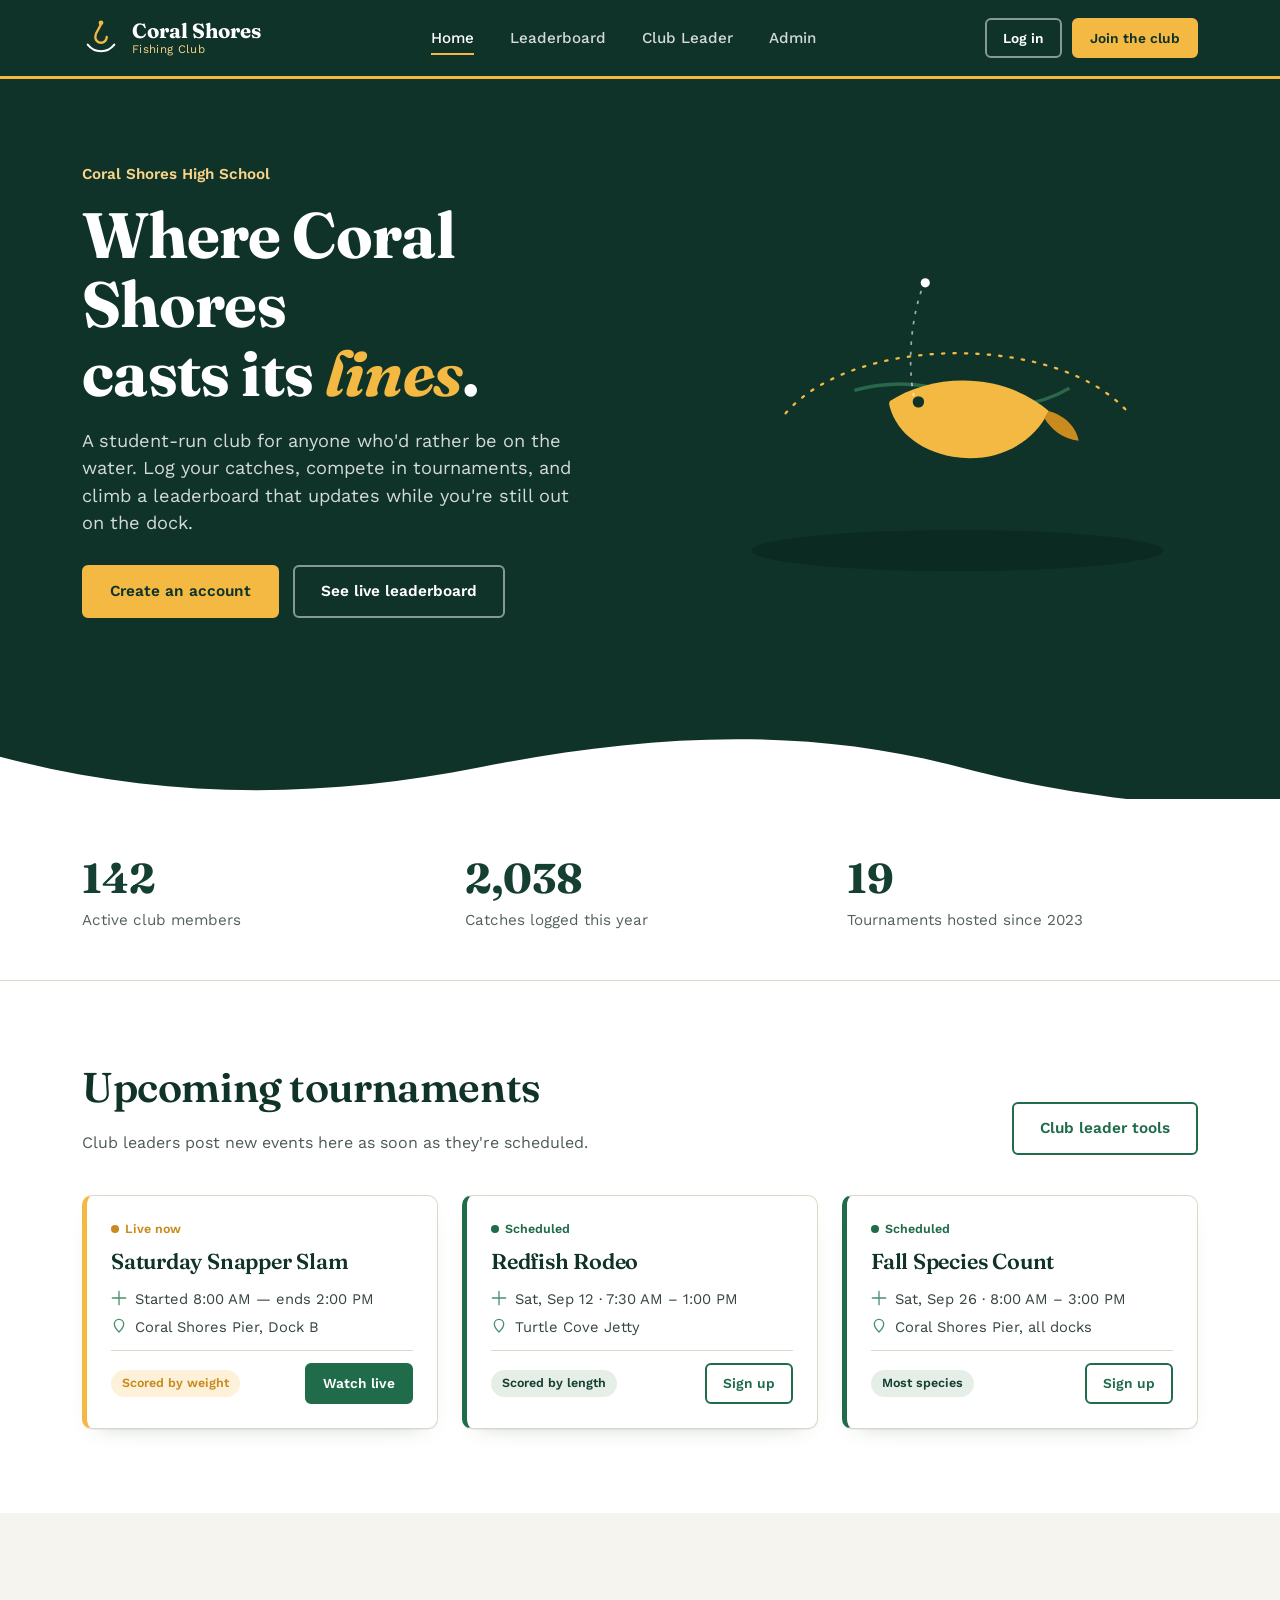
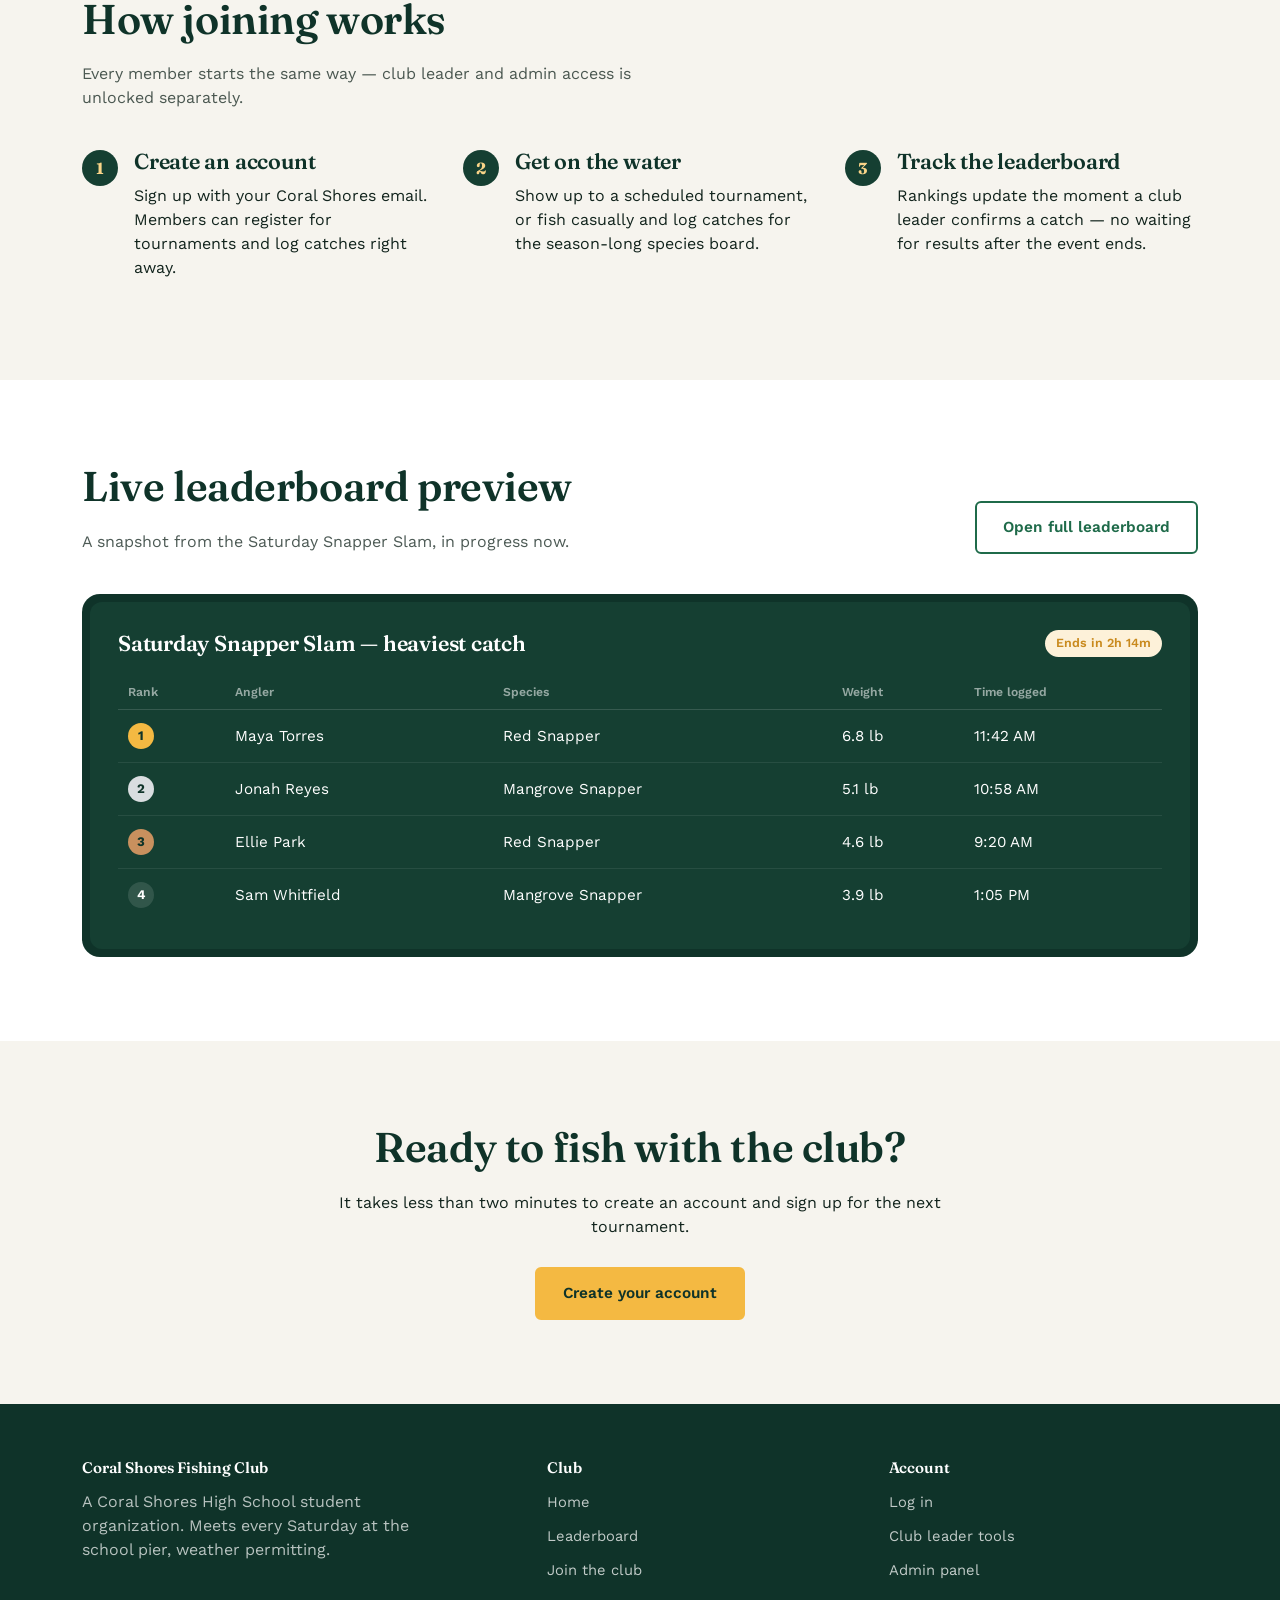
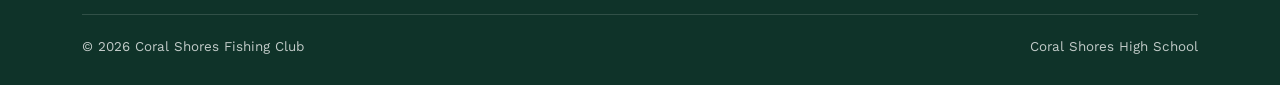
<file: index.html>
<!DOCTYPE html>
<html lang="en">
<head>
<meta charset="UTF-8">
<meta name="viewport" content="width=device-width, initial-scale=1.0">
<title>Coral Shores Fishing Club</title>
<link rel="stylesheet" href="styles.css">
</head>
<body>

<header class="site-header">
  <div class="container">
    <a href="index.html" class="brand">
      <svg class="brand-mark" viewBox="0 0 40 40" fill="none" xmlns="http://www.w3.org/2000/svg">
        <path d="M20 4c0 6-6 8-6 15a6 6 0 0 0 12 0" stroke="#F4B942" stroke-width="2.5" stroke-linecap="round"/>
        <circle cx="20" cy="4" r="2.5" fill="#F4B942"/>
        <path d="M6 27c4 5 9 7 14 7s10-2 14-7" stroke="#FFFFFF" stroke-width="2.2" stroke-linecap="round"/>
      </svg>
      <span class="brand-text">
        <span class="name">Coral Shores</span>
        <span class="tag">Fishing Club</span>
      </span>
    </a>
    <nav class="main-nav" id="main-nav">
      <a href="index.html" class="current">Home</a>
      <a href="leaderboard.html">Leaderboard</a>
      <a href="dashboard.html">Club Leader</a>
      <a href="admin.html">Admin</a>
    </nav>
    <div class="nav-actions">
      <a href="login.html" class="btn btn-outline-inverse btn-sm">Log in</a>
      <a href="signup.html" class="btn btn-primary btn-sm">Join the club</a>
      <button class="nav-toggle" id="nav-toggle" aria-label="Toggle menu" aria-expanded="false">
        <svg width="22" height="22" viewBox="0 0 24 24" fill="none"><path d="M4 6h16M4 12h16M4 18h16" stroke="currentColor" stroke-width="2" stroke-linecap="round"/></svg>
      </button>
    </div>
  </div>
</header>

<section class="hero">
  <div class="container">
    <div class="hero-copy">
      <p class="hero-eyebrow">Coral Shores High School</p>
      <h1>Where Coral Shores<br>casts its <em>lines</em>.</h1>
      <p class="lede">A student-run club for anyone who'd rather be on the water. Log your catches, compete in tournaments, and climb a leaderboard that updates while you're still out on the dock.</p>
      <div class="hero-actions">
        <a href="signup.html" class="btn btn-primary">Create an account</a>
        <a href="leaderboard.html" class="btn btn-outline-inverse">See live leaderboard</a>
      </div>
    </div>
    <div class="hero-art">
      <svg viewBox="0 0 420 380" fill="none" xmlns="http://www.w3.org/2000/svg" width="100%">
        <ellipse cx="210" cy="330" rx="180" ry="18" fill="#0B2A21"/>
        <path d="M60 210c60-70 240-70 300 0" stroke="#F4B942" stroke-width="2" stroke-dasharray="2 8" stroke-linecap="round"/>
        <path d="M120 190c30-8 60-8 90 4 34 13 66 13 98-6" stroke="#3C8C63" stroke-width="3" fill="none" opacity="0.6"/>
        <g>
          <path d="M150 200c40-26 100-26 140 8-14 30-48 46-84 40-30-5-52-24-56-48z" fill="#F4B942"/>
          <path d="M290 208c14 4 24 14 26 26-14-2-24-10-30-20z" fill="#C98A1E"/>
          <circle cx="176" cy="200" r="5" fill="#0F3329"/>
          <path d="M150 200c-10 6-16 4-22-4" stroke="#0F3329" stroke-width="2" stroke-linecap="round" fill="none"/>
        </g>
        <path d="M172 195c-6-30-2-70 8-96" stroke="#FFFFFF" stroke-width="1.5" stroke-dasharray="3 6" opacity="0.6"/>
        <circle cx="182" cy="96" r="4" fill="#FFFFFF"/>
      </svg>
    </div>
  </div>
  <svg class="wave-divider" viewBox="0 0 1200 80" preserveAspectRatio="none">
    <path d="M0 40c150 40 300 40 450 10s300-40 450 0 300 40 300 40V80H0Z"></path>
  </svg>
</section>

<section class="stats">
  <div class="container">
    <div class="stat">
      <div class="figure">142</div>
      <div class="label">Active club members</div>
    </div>
    <div class="stat">
      <div class="figure">2,038</div>
      <div class="label">Catches logged this year</div>
    </div>
    <div class="stat">
      <div class="figure">19</div>
      <div class="label">Tournaments hosted since 2023</div>
    </div>
  </div>
</section>

<section class="section">
  <div class="container">
    <div class="section-head">
      <div>
        <h2>Upcoming tournaments</h2>
        <p>Club leaders post new events here as soon as they're scheduled.</p>
      </div>
      <a href="dashboard.html" class="btn btn-outline">Club leader tools</a>
    </div>

    <div class="event-grid">
      <article class="event-card is-live">
        <span class="event-status live"><span class="dot"></span>Live now</span>
        <h3>Saturday Snapper Slam</h3>
        <div class="event-meta">
          <div class="row">
            <svg width="16" height="16" viewBox="0 0 24 24" fill="none"><path d="M12 2v20M2 12h20" stroke="currentColor" stroke-width="2" stroke-linecap="round"/></svg>
            <span>Started 8:00 AM &mdash; ends 2:00 PM</span>
          </div>
          <div class="row">
            <svg width="16" height="16" viewBox="0 0 24 24" fill="none"><path d="M12 21s7-6.5 7-12a7 7 0 1 0-14 0c0 5.5 7 12 7 12z" stroke="currentColor" stroke-width="2"/></svg>
            <span>Coral Shores Pier, Dock B</span>
          </div>
        </div>
        <div class="card-foot">
          <span class="chip yellow">Scored by weight</span>
          <a href="leaderboard.html" class="btn btn-secondary btn-sm">Watch live</a>
        </div>
      </article>

      <article class="event-card">
        <span class="event-status"><span class="dot"></span>Scheduled</span>
        <h3>Redfish Rodeo</h3>
        <div class="event-meta">
          <div class="row">
            <svg width="16" height="16" viewBox="0 0 24 24" fill="none"><path d="M12 2v20M2 12h20" stroke="currentColor" stroke-width="2" stroke-linecap="round"/></svg>
            <span>Sat, Sep 12 &middot; 7:30 AM &ndash; 1:00 PM</span>
          </div>
          <div class="row">
            <svg width="16" height="16" viewBox="0 0 24 24" fill="none"><path d="M12 21s7-6.5 7-12a7 7 0 1 0-14 0c0 5.5 7 12 7 12z" stroke="currentColor" stroke-width="2"/></svg>
            <span>Turtle Cove Jetty</span>
          </div>
        </div>
        <div class="card-foot">
          <span class="chip">Scored by length</span>
          <a href="signup.html" class="btn btn-outline btn-sm">Sign up</a>
        </div>
      </article>

      <article class="event-card">
        <span class="event-status"><span class="dot"></span>Scheduled</span>
        <h3>Fall Species Count</h3>
        <div class="event-meta">
          <div class="row">
            <svg width="16" height="16" viewBox="0 0 24 24" fill="none"><path d="M12 2v20M2 12h20" stroke="currentColor" stroke-width="2" stroke-linecap="round"/></svg>
            <span>Sat, Sep 26 &middot; 8:00 AM &ndash; 3:00 PM</span>
          </div>
          <div class="row">
            <svg width="16" height="16" viewBox="0 0 24 24" fill="none"><path d="M12 21s7-6.5 7-12a7 7 0 1 0-14 0c0 5.5 7 12 7 12z" stroke="currentColor" stroke-width="2"/></svg>
            <span>Coral Shores Pier, all docks</span>
          </div>
        </div>
        <div class="card-foot">
          <span class="chip">Most species</span>
          <a href="signup.html" class="btn btn-outline btn-sm">Sign up</a>
        </div>
      </article>
    </div>
  </div>
</section>

<section class="section section-alt">
  <div class="container">
    <div class="section-head">
      <div>
        <h2>How joining works</h2>
        <p>Every member starts the same way &mdash; club leader and admin access is unlocked separately.</p>
      </div>
    </div>
    <div class="steps">
      <div class="step">
        <h3>Create an account</h3>
        <p>Sign up with your Coral Shores email. Members can register for tournaments and log catches right away.</p>
      </div>
      <div class="step">
        <h3>Get on the water</h3>
        <p>Show up to a scheduled tournament, or fish casually and log catches for the season-long species board.</p>
      </div>
      <div class="step">
        <h3>Track the leaderboard</h3>
        <p>Rankings update the moment a club leader confirms a catch &mdash; no waiting for results after the event ends.</p>
      </div>
    </div>
  </div>
</section>

<section class="section">
  <div class="container">
    <div class="section-head">
      <div>
        <h2>Live leaderboard preview</h2>
        <p>A snapshot from the Saturday Snapper Slam, in progress now.</p>
      </div>
      <a href="leaderboard.html" class="btn btn-outline">Open full leaderboard</a>
    </div>

    <div class="board">
      <div class="board-inner">
        <div class="board-head">
          <h3>Saturday Snapper Slam &mdash; heaviest catch</h3>
          <span class="chip yellow">Ends in 2h 14m</span>
        </div>
        <table class="board-table">
          <thead>
            <tr><th>Rank</th><th>Angler</th><th>Species</th><th>Weight</th><th>Time logged</th></tr>
          </thead>
          <tbody>
            <tr>
              <td><span class="rank-badge gold">1</span></td>
              <td>Maya Torres</td>
              <td>Red Snapper</td>
              <td>6.8 lb</td>
              <td>11:42 AM</td>
            </tr>
            <tr>
              <td><span class="rank-badge silver">2</span></td>
              <td>Jonah Reyes</td>
              <td>Mangrove Snapper</td>
              <td>5.1 lb</td>
              <td>10:58 AM</td>
            </tr>
            <tr>
              <td><span class="rank-badge bronze">3</span></td>
              <td>Ellie Park</td>
              <td>Red Snapper</td>
              <td>4.6 lb</td>
              <td>9:20 AM</td>
            </tr>
            <tr>
              <td><span class="rank-badge">4</span></td>
              <td>Sam Whitfield</td>
              <td>Mangrove Snapper</td>
              <td>3.9 lb</td>
              <td>1:05 PM</td>
            </tr>
          </tbody>
        </table>
      </div>
    </div>
  </div>
</section>

<section class="section section-alt text-center">
  <div class="container">
    <h2>Ready to fish with the club?</h2>
    <p style="margin: 0 auto 28px;">It takes less than two minutes to create an account and sign up for the next tournament.</p>
    <a href="signup.html" class="btn btn-primary">Create your account</a>
  </div>
</section>

<footer class="site-footer">
  <div class="container">
    <div class="footer-top">
      <div>
        <h4>Coral Shores Fishing Club</h4>
        <p style="max-width: 34ch; color: rgba(255,255,255,0.7);">A Coral Shores High School student organization. Meets every Saturday at the school pier, weather permitting.</p>
      </div>
      <div>
        <h4>Club</h4>
        <ul>
          <li><a href="index.html">Home</a></li>
          <li><a href="leaderboard.html">Leaderboard</a></li>
          <li><a href="signup.html">Join the club</a></li>
        </ul>
      </div>
      <div>
        <h4>Account</h4>
        <ul>
          <li><a href="login.html">Log in</a></li>
          <li><a href="dashboard.html">Club leader tools</a></li>
          <li><a href="admin.html">Admin panel</a></li>
        </ul>
      </div>
    </div>
    <div class="footer-bottom">
      <span>&copy; 2026 Coral Shores Fishing Club</span>
      <span>Coral Shores High School</span>
    </div>
  </div>
</footer>

<script>
  const toggle = document.getElementById('nav-toggle');
  const nav = document.getElementById('main-nav');
  toggle.addEventListener('click', () => {
    const open = nav.classList.toggle('open');
    toggle.setAttribute('aria-expanded', open);
  });
</script>
</body>
</html>
</file>
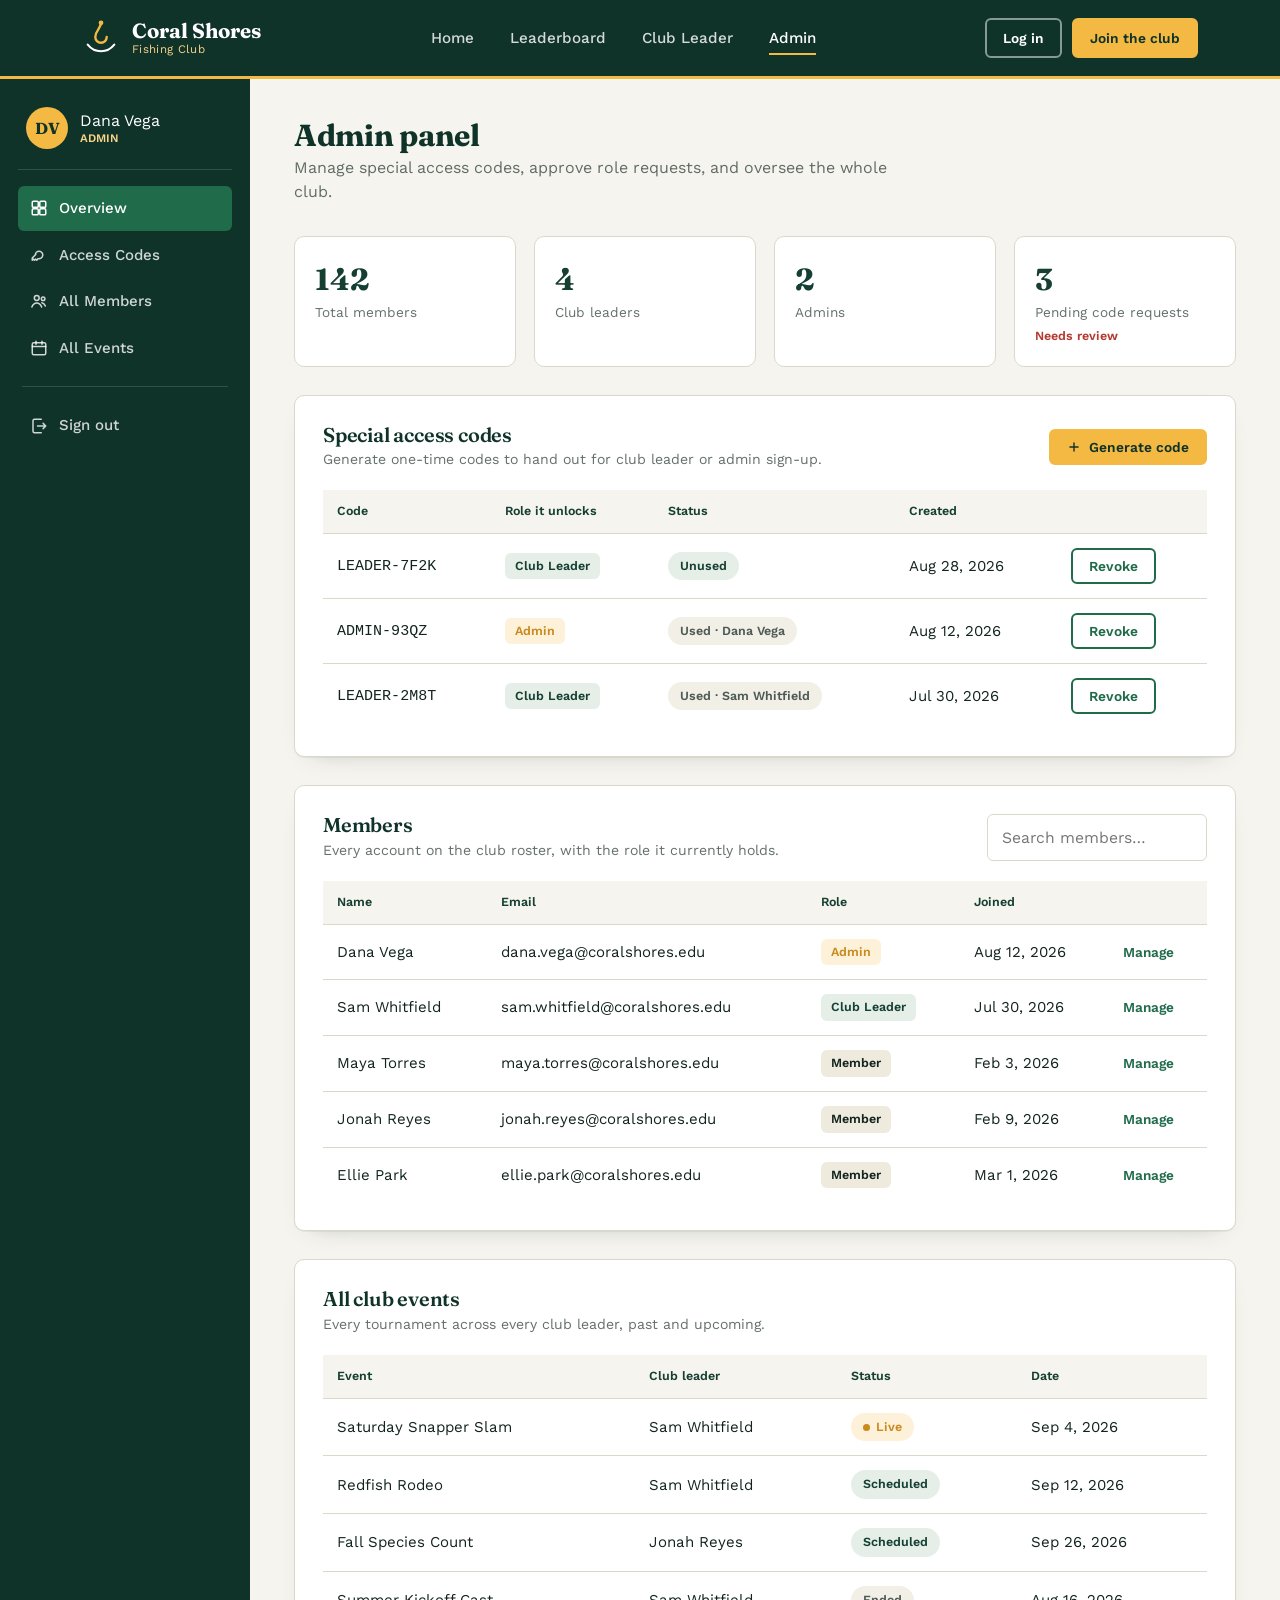
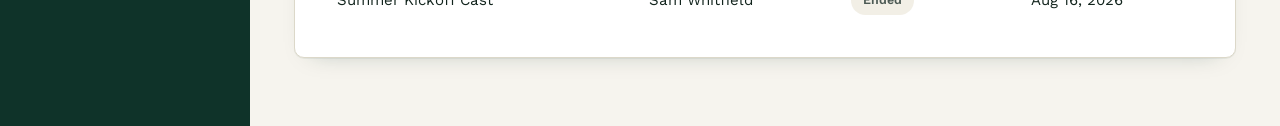
<file: admin.html>
<!DOCTYPE html>
<html lang="en">
<head>
<meta charset="UTF-8">
<meta name="viewport" content="width=device-width, initial-scale=1.0">
<title>Admin Panel &mdash; Coral Shores Fishing Club</title>
<link rel="stylesheet" href="styles.css">
</head>
<body>

<header class="site-header">
  <div class="container">
    <a href="index.html" class="brand">
      <svg class="brand-mark" viewBox="0 0 40 40" fill="none" xmlns="http://www.w3.org/2000/svg">
        <path d="M20 4c0 6-6 8-6 15a6 6 0 0 0 12 0" stroke="#F4B942" stroke-width="2.5" stroke-linecap="round"/>
        <circle cx="20" cy="4" r="2.5" fill="#F4B942"/>
        <path d="M6 27c4 5 9 7 14 7s10-2 14-7" stroke="#FFFFFF" stroke-width="2.2" stroke-linecap="round"/>
      </svg>
      <span class="brand-text">
        <span class="name">Coral Shores</span>
        <span class="tag">Fishing Club</span>
      </span>
    </a>
    <nav class="main-nav" id="main-nav">
      <a href="index.html">Home</a>
      <a href="leaderboard.html">Leaderboard</a>
      <a href="dashboard.html">Club Leader</a>
      <a href="admin.html" class="current">Admin</a>
    </nav>
    <div class="nav-actions">
      <a href="login.html" class="btn btn-outline-inverse btn-sm">Log in</a>
      <a href="signup.html" class="btn btn-primary btn-sm">Join the club</a>
      <button class="nav-toggle" id="nav-toggle" aria-label="Toggle menu" aria-expanded="false">
        <svg width="22" height="22" viewBox="0 0 24 24" fill="none"><path d="M4 6h16M4 12h16M4 18h16" stroke="currentColor" stroke-width="2" stroke-linecap="round"/></svg>
      </button>
    </div>
  </div>
</header>

<div class="dash">
  <aside class="dash-side">
    <div class="dash-user">
      <div class="avatar">DV</div>
      <div class="who">
        <div>Dana Vega</div>
        <div class="role-tag">ADMIN</div>
      </div>
    </div>
    <nav class="dash-nav">
      <a href="#" class="current">
        <svg width="18" height="18" viewBox="0 0 24 24" fill="none"><rect x="3" y="3" width="8" height="8" rx="1.5" stroke="currentColor" stroke-width="2"/><rect x="13" y="3" width="8" height="8" rx="1.5" stroke="currentColor" stroke-width="2"/><rect x="3" y="13" width="8" height="8" rx="1.5" stroke="currentColor" stroke-width="2"/><rect x="13" y="13" width="8" height="8" rx="1.5" stroke="currentColor" stroke-width="2"/></svg>
        Overview
      </a>
      <a href="#codes">
        <svg width="18" height="18" viewBox="0 0 24 24" fill="none"><path d="M7 12a5 5 0 1 1 3.7 4.8L9 19l-1.5-1.5L6 19l-1.5-1.5L3 19v-3l4.7-4.7" stroke="currentColor" stroke-width="2" stroke-linecap="round" stroke-linejoin="round"/></svg>
        Access Codes
      </a>
      <a href="#members">
        <svg width="18" height="18" viewBox="0 0 24 24" fill="none"><circle cx="9" cy="8" r="3.2" stroke="currentColor" stroke-width="2"/><path d="M2.5 20c1.3-3.6 3.8-5.5 6.5-5.5s5.2 1.9 6.5 5.5" stroke="currentColor" stroke-width="2" stroke-linecap="round"/><circle cx="17.5" cy="9" r="2.4" stroke="currentColor" stroke-width="2"/><path d="M15.8 14.3c2.2.4 3.8 1.9 4.7 4.4" stroke="currentColor" stroke-width="2" stroke-linecap="round"/></svg>
        All Members
      </a>
      <a href="#events">
        <svg width="18" height="18" viewBox="0 0 24 24" fill="none"><rect x="3" y="5" width="18" height="16" rx="2" stroke="currentColor" stroke-width="2"/><path d="M3 10h18M8 3v4M16 3v4" stroke="currentColor" stroke-width="2" stroke-linecap="round"/></svg>
        All Events
      </a>
      <div class="divider"></div>
      <a href="index.html">
        <svg width="18" height="18" viewBox="0 0 24 24" fill="none"><path d="M15 3H6a2 2 0 0 0-2 2v14a2 2 0 0 0 2 2h9" stroke="currentColor" stroke-width="2" stroke-linecap="round"/><path d="M10 12h11m0 0-3.5-3.5M21 12l-3.5 3.5" stroke="currentColor" stroke-width="2" stroke-linecap="round" stroke-linejoin="round"/></svg>
        Sign out
      </a>
    </nav>
  </aside>

  <main class="dash-main">
    <div class="dash-head">
      <div>
        <h1>Admin panel</h1>
        <p class="sub">Manage special access codes, approve role requests, and oversee the whole club.</p>
      </div>
    </div>

    <div class="kpi-row">
      <div class="kpi">
        <div class="figure">142</div>
        <div class="label">Total members</div>
      </div>
      <div class="kpi">
        <div class="figure">4</div>
        <div class="label">Club leaders</div>
      </div>
      <div class="kpi">
        <div class="figure">2</div>
        <div class="label">Admins</div>
      </div>
      <div class="kpi">
        <div class="figure">3</div>
        <div class="label">Pending code requests</div>
        <div class="delta down">Needs review</div>
      </div>
    </div>

    <section class="panel" id="codes">
      <div class="panel-head">
        <div>
          <h2>Special access codes</h2>
          <p class="sub">Generate one-time codes to hand out for club leader or admin sign-up.</p>
        </div>
        <button class="btn btn-primary btn-sm" id="generate-code-btn">
          <svg width="14" height="14" viewBox="0 0 24 24" fill="none"><path d="M12 5v14M5 12h14" stroke="currentColor" stroke-width="2.4" stroke-linecap="round"/></svg>
          Generate code
        </button>
      </div>

      <table class="data-table">
        <thead>
          <tr><th>Code</th><th>Role it unlocks</th><th>Status</th><th>Created</th><th></th></tr>
        </thead>
        <tbody>
          <tr>
            <td><code>LEADER-7F2K</code></td>
            <td><span class="badge-role leader">Club Leader</span></td>
            <td><span class="status-pill scheduled">Unused</span></td>
            <td>Aug 28, 2026</td>
            <td><button class="btn btn-outline btn-sm">Revoke</button></td>
          </tr>
          <tr>
            <td><code>ADMIN-93QZ</code></td>
            <td><span class="badge-role admin">Admin</span></td>
            <td><span class="status-pill ended">Used &middot; Dana Vega</span></td>
            <td>Aug 12, 2026</td>
            <td><button class="btn btn-outline btn-sm" disabled>Revoke</button></td>
          </tr>
          <tr>
            <td><code>LEADER-2M8T</code></td>
            <td><span class="badge-role leader">Club Leader</span></td>
            <td><span class="status-pill ended">Used &middot; Sam Whitfield</span></td>
            <td>Jul 30, 2026</td>
            <td><button class="btn btn-outline btn-sm" disabled>Revoke</button></td>
          </tr>
        </tbody>
      </table>
    </section>

    <section class="panel" id="members">
      <div class="panel-head">
        <div>
          <h2>Members</h2>
          <p class="sub">Every account on the club roster, with the role it currently holds.</p>
        </div>
        <input class="input" type="search" placeholder="Search members&hellip;" style="max-width:220px;">
      </div>

      <table class="data-table">
        <thead>
          <tr><th>Name</th><th>Email</th><th>Role</th><th>Joined</th><th></th></tr>
        </thead>
        <tbody>
          <tr>
            <td>Dana Vega</td>
            <td>dana.vega@coralshores.edu</td>
            <td><span class="badge-role admin">Admin</span></td>
            <td>Aug 12, 2026</td>
            <td><a href="#" style="font-size:0.85rem; color: var(--green-700); font-weight:600;">Manage</a></td>
          </tr>
          <tr>
            <td>Sam Whitfield</td>
            <td>sam.whitfield@coralshores.edu</td>
            <td><span class="badge-role leader">Club Leader</span></td>
            <td>Jul 30, 2026</td>
            <td><a href="#" style="font-size:0.85rem; color: var(--green-700); font-weight:600;">Manage</a></td>
          </tr>
          <tr>
            <td>Maya Torres</td>
            <td>maya.torres@coralshores.edu</td>
            <td><span class="badge-role member">Member</span></td>
            <td>Feb 3, 2026</td>
            <td><a href="#" style="font-size:0.85rem; color: var(--green-700); font-weight:600;">Manage</a></td>
          </tr>
          <tr>
            <td>Jonah Reyes</td>
            <td>jonah.reyes@coralshores.edu</td>
            <td><span class="badge-role member">Member</span></td>
            <td>Feb 9, 2026</td>
            <td><a href="#" style="font-size:0.85rem; color: var(--green-700); font-weight:600;">Manage</a></td>
          </tr>
          <tr>
            <td>Ellie Park</td>
            <td>ellie.park@coralshores.edu</td>
            <td><span class="badge-role member">Member</span></td>
            <td>Mar 1, 2026</td>
            <td><a href="#" style="font-size:0.85rem; color: var(--green-700); font-weight:600;">Manage</a></td>
          </tr>
        </tbody>
      </table>
    </section>

    <section class="panel" id="events">
      <div class="panel-head">
        <div>
          <h2>All club events</h2>
          <p class="sub">Every tournament across every club leader, past and upcoming.</p>
        </div>
      </div>

      <table class="data-table">
        <thead>
          <tr><th>Event</th><th>Club leader</th><th>Status</th><th>Date</th></tr>
        </thead>
        <tbody>
          <tr>
            <td>Saturday Snapper Slam</td>
            <td>Sam Whitfield</td>
            <td><span class="status-pill live"><span class="dot"></span>Live</span></td>
            <td>Sep 4, 2026</td>
          </tr>
          <tr>
            <td>Redfish Rodeo</td>
            <td>Sam Whitfield</td>
            <td><span class="status-pill scheduled">Scheduled</span></td>
            <td>Sep 12, 2026</td>
          </tr>
          <tr>
            <td>Fall Species Count</td>
            <td>Jonah Reyes</td>
            <td><span class="status-pill scheduled">Scheduled</span></td>
            <td>Sep 26, 2026</td>
          </tr>
          <tr>
            <td>Summer Kickoff Cast</td>
            <td>Sam Whitfield</td>
            <td><span class="status-pill ended">Ended</span></td>
            <td>Aug 16, 2026</td>
          </tr>
        </tbody>
      </table>
    </section>
  </main>
</div>

<!-- Generate code modal -->
<div class="modal-overlay" id="modal-overlay" hidden>
  <div class="modal" style="max-width: 460px;">
    <div class="modal-head">
      <h2 style="margin-bottom:4px;">Generate an access code</h2>
      <button class="modal-close" id="close-modal" aria-label="Close">
        <svg width="22" height="22" viewBox="0 0 24 24" fill="none"><path d="M6 6l12 12M18 6L6 18" stroke="currentColor" stroke-width="2" stroke-linecap="round"/></svg>
      </button>
    </div>
    <p class="sub">Share this with the person you want to promote. Codes can only be used once.</p>
    <form id="code-form">
      <div class="field">
        <label for="code-role">Role this code unlocks</label>
        <select class="input" id="code-role">
          <option>Club Leader</option>
          <option>Admin</option>
        </select>
      </div>
      <div class="field">
        <label for="code-note">Note (optional)</label>
        <input class="input" type="text" id="code-note" placeholder="e.g. For the new JV team leader">
      </div>
      <div class="modal-actions">
        <button type="button" class="btn btn-outline" id="cancel-modal">Cancel</button>
        <button type="submit" class="btn btn-primary">Generate code</button>
      </div>
    </form>
  </div>
</div>

<script>
  const toggle = document.getElementById('nav-toggle');
  const nav = document.getElementById('main-nav');
  toggle.addEventListener('click', () => {
    const open = nav.classList.toggle('open');
    toggle.setAttribute('aria-expanded', open);
  });

  const overlay = document.getElementById('modal-overlay');
  document.getElementById('generate-code-btn').addEventListener('click', () => overlay.hidden = false);
  document.getElementById('close-modal').addEventListener('click', () => overlay.hidden = true);
  document.getElementById('cancel-modal').addEventListener('click', () => overlay.hidden = true);
  overlay.addEventListener('click', (e) => { if (e.target === overlay) overlay.hidden = true; });

  document.getElementById('code-form').addEventListener('submit', (e) => {
    e.preventDefault();
    alert('This is a UI preview only \u2014 code generation isn\u2019t connected yet.');
    overlay.hidden = true;
  });
</script>
</body>
</html>
</file>
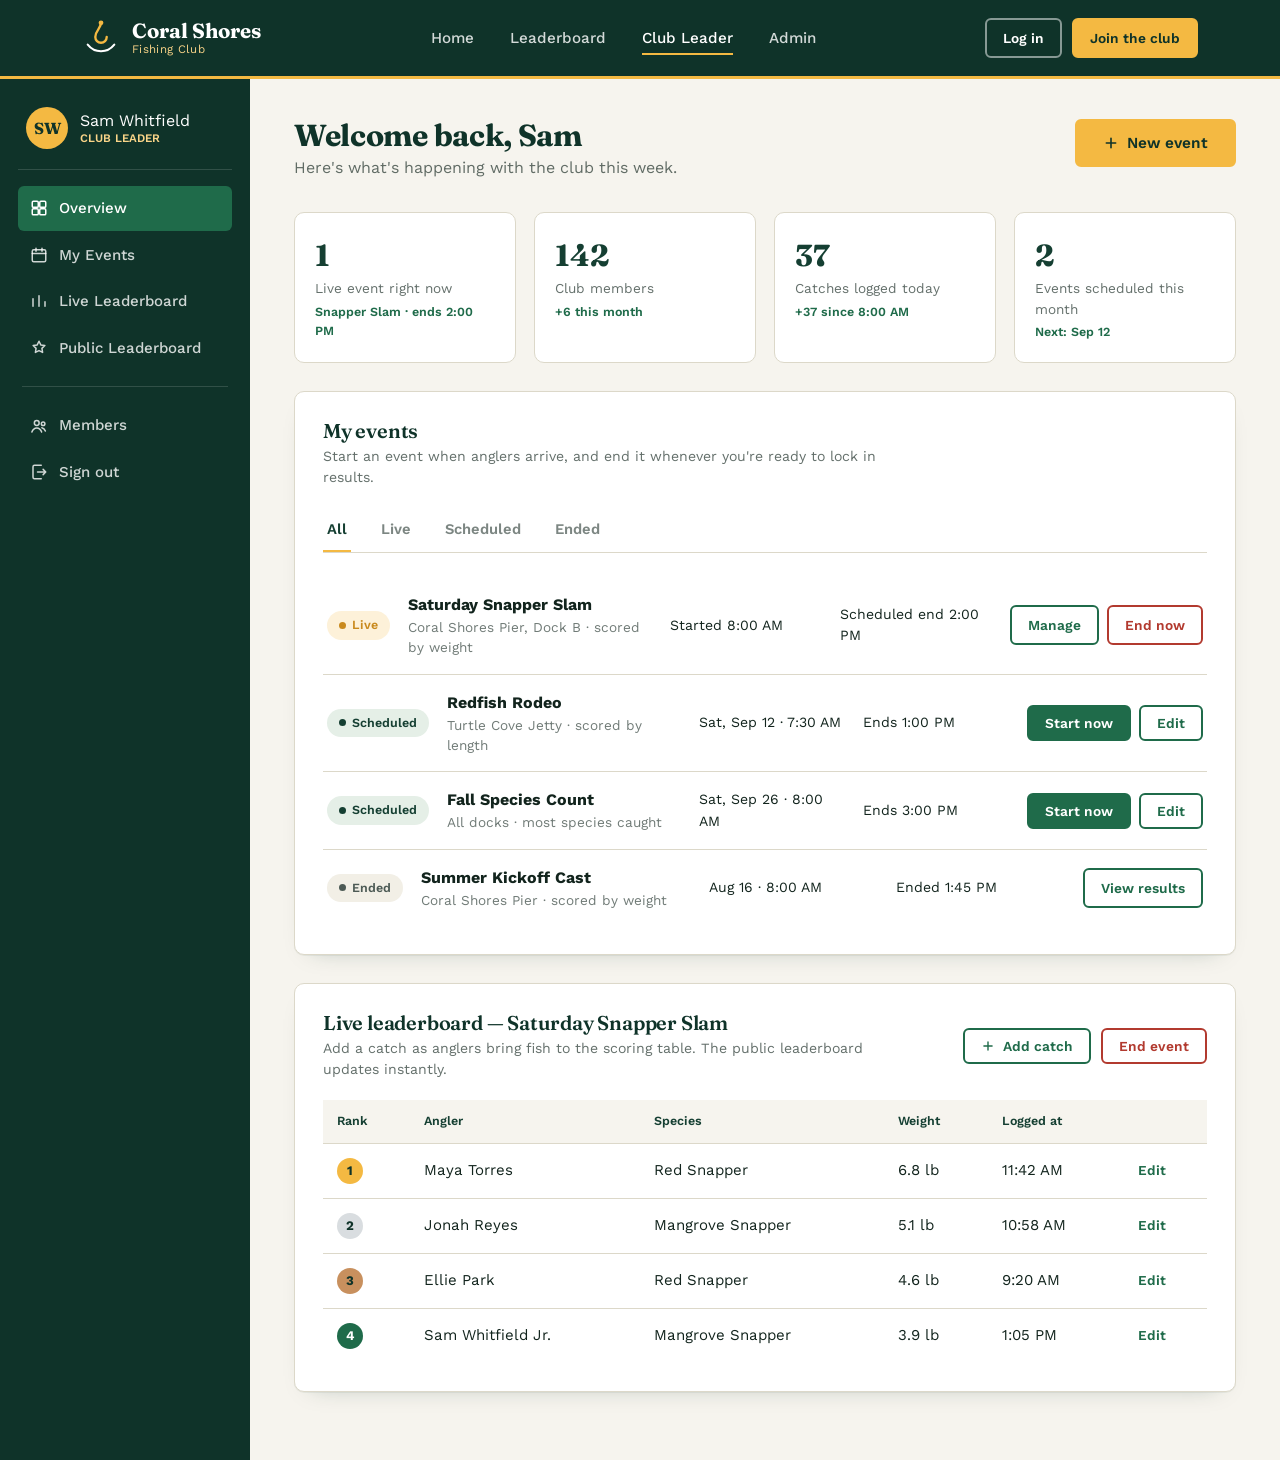
<file: dashboard.html>
<!DOCTYPE html>
<html lang="en">
<head>
<meta charset="UTF-8">
<meta name="viewport" content="width=device-width, initial-scale=1.0">
<title>Club Leader Dashboard &mdash; Coral Shores Fishing Club</title>
<link rel="stylesheet" href="styles.css">
</head>
<body>

<header class="site-header">
  <div class="container">
    <a href="index.html" class="brand">
      <svg class="brand-mark" viewBox="0 0 40 40" fill="none" xmlns="http://www.w3.org/2000/svg">
        <path d="M20 4c0 6-6 8-6 15a6 6 0 0 0 12 0" stroke="#F4B942" stroke-width="2.5" stroke-linecap="round"/>
        <circle cx="20" cy="4" r="2.5" fill="#F4B942"/>
        <path d="M6 27c4 5 9 7 14 7s10-2 14-7" stroke="#FFFFFF" stroke-width="2.2" stroke-linecap="round"/>
      </svg>
      <span class="brand-text">
        <span class="name">Coral Shores</span>
        <span class="tag">Fishing Club</span>
      </span>
    </a>
    <nav class="main-nav" id="main-nav">
      <a href="index.html">Home</a>
      <a href="leaderboard.html">Leaderboard</a>
      <a href="dashboard.html" class="current">Club Leader</a>
      <a href="admin.html">Admin</a>
    </nav>
    <div class="nav-actions">
      <a href="login.html" class="btn btn-outline-inverse btn-sm">Log in</a>
      <a href="signup.html" class="btn btn-primary btn-sm">Join the club</a>
      <button class="nav-toggle" id="nav-toggle" aria-label="Toggle menu" aria-expanded="false">
        <svg width="22" height="22" viewBox="0 0 24 24" fill="none"><path d="M4 6h16M4 12h16M4 18h16" stroke="currentColor" stroke-width="2" stroke-linecap="round"/></svg>
      </button>
    </div>
  </div>
</header>

<div class="dash">
  <aside class="dash-side">
    <div class="dash-user">
      <div class="avatar">SW</div>
      <div class="who">
        <div>Sam Whitfield</div>
        <div class="role-tag">CLUB LEADER</div>
      </div>
    </div>
    <nav class="dash-nav">
      <a href="#" class="current">
        <svg width="18" height="18" viewBox="0 0 24 24" fill="none"><rect x="3" y="3" width="8" height="8" rx="1.5" stroke="currentColor" stroke-width="2"/><rect x="13" y="3" width="8" height="8" rx="1.5" stroke="currentColor" stroke-width="2"/><rect x="3" y="13" width="8" height="8" rx="1.5" stroke="currentColor" stroke-width="2"/><rect x="13" y="13" width="8" height="8" rx="1.5" stroke="currentColor" stroke-width="2"/></svg>
        Overview
      </a>
      <a href="#events">
        <svg width="18" height="18" viewBox="0 0 24 24" fill="none"><rect x="3" y="5" width="18" height="16" rx="2" stroke="currentColor" stroke-width="2"/><path d="M3 10h18M8 3v4M16 3v4" stroke="currentColor" stroke-width="2" stroke-linecap="round"/></svg>
        My Events
      </a>
      <a href="#live">
        <svg width="18" height="18" viewBox="0 0 24 24" fill="none"><path d="M4 19V9M12 19V5M20 19v-6" stroke="currentColor" stroke-width="2" stroke-linecap="round"/></svg>
        Live Leaderboard
      </a>
      <a href="leaderboard.html">
        <svg width="18" height="18" viewBox="0 0 24 24" fill="none"><path d="M12 3l2.4 4.9 5.4.8-3.9 3.8.9 5.4-4.8-2.5-4.8 2.5.9-5.4-3.9-3.8 5.4-.8L12 3Z" stroke="currentColor" stroke-width="2" stroke-linejoin="round"/></svg>
        Public Leaderboard
      </a>
      <div class="divider"></div>
      <a href="#members">
        <svg width="18" height="18" viewBox="0 0 24 24" fill="none"><circle cx="9" cy="8" r="3.2" stroke="currentColor" stroke-width="2"/><path d="M2.5 20c1.3-3.6 3.8-5.5 6.5-5.5s5.2 1.9 6.5 5.5" stroke="currentColor" stroke-width="2" stroke-linecap="round"/><circle cx="17.5" cy="9" r="2.4" stroke="currentColor" stroke-width="2"/><path d="M15.8 14.3c2.2.4 3.8 1.9 4.7 4.4" stroke="currentColor" stroke-width="2" stroke-linecap="round"/></svg>
        Members
      </a>
      <a href="index.html">
        <svg width="18" height="18" viewBox="0 0 24 24" fill="none"><path d="M15 3H6a2 2 0 0 0-2 2v14a2 2 0 0 0 2 2h9" stroke="currentColor" stroke-width="2" stroke-linecap="round"/><path d="M10 12h11m0 0-3.5-3.5M21 12l-3.5 3.5" stroke="currentColor" stroke-width="2" stroke-linecap="round" stroke-linejoin="round"/></svg>
        Sign out
      </a>
    </nav>
  </aside>

  <main class="dash-main">
    <div class="dash-head">
      <div>
        <h1>Welcome back, Sam</h1>
        <p class="sub">Here's what's happening with the club this week.</p>
      </div>
      <button class="btn btn-primary" id="open-new-event">
        <svg width="16" height="16" viewBox="0 0 24 24" fill="none"><path d="M12 5v14M5 12h14" stroke="currentColor" stroke-width="2.4" stroke-linecap="round"/></svg>
        New event
      </button>
    </div>

    <div class="kpi-row">
      <div class="kpi">
        <div class="figure">1</div>
        <div class="label">Live event right now</div>
        <div class="delta">Snapper Slam &middot; ends 2:00 PM</div>
      </div>
      <div class="kpi">
        <div class="figure">142</div>
        <div class="label">Club members</div>
        <div class="delta">+6 this month</div>
      </div>
      <div class="kpi">
        <div class="figure">37</div>
        <div class="label">Catches logged today</div>
        <div class="delta">+37 since 8:00 AM</div>
      </div>
      <div class="kpi">
        <div class="figure">2</div>
        <div class="label">Events scheduled this month</div>
        <div class="delta">Next: Sep 12</div>
      </div>
    </div>

    <section class="panel" id="events">
      <div class="panel-head">
        <div>
          <h2>My events</h2>
          <p class="sub">Start an event when anglers arrive, and end it whenever you're ready to lock in results.</p>
        </div>
      </div>

      <div class="tabs" role="tablist">
        <button class="tab active" data-filter="all">All</button>
        <button class="tab" data-filter="live">Live</button>
        <button class="tab" data-filter="scheduled">Scheduled</button>
        <button class="tab" data-filter="ended">Ended</button>
      </div>

      <div id="event-rows">
        <div class="event-row" data-status="live">
          <span class="status-pill live"><span class="dot"></span>Live</span>
          <div>
            <strong>Saturday Snapper Slam</strong>
            <div style="font-size:0.85rem; opacity:0.6;">Coral Shores Pier, Dock B &middot; scored by weight</div>
          </div>
          <div style="font-size:0.88rem;">Started 8:00 AM</div>
          <div style="font-size:0.88rem;">Scheduled end 2:00 PM</div>
          <div style="display:flex; gap:8px;">
            <a href="#live" class="btn btn-outline btn-sm">Manage</a>
            <button class="btn btn-danger btn-sm end-event-btn">End now</button>
          </div>
        </div>

        <div class="event-row" data-status="scheduled">
          <span class="status-pill scheduled"><span class="dot"></span>Scheduled</span>
          <div>
            <strong>Redfish Rodeo</strong>
            <div style="font-size:0.85rem; opacity:0.6;">Turtle Cove Jetty &middot; scored by length</div>
          </div>
          <div style="font-size:0.88rem;">Sat, Sep 12 &middot; 7:30 AM</div>
          <div style="font-size:0.88rem;">Ends 1:00 PM</div>
          <div style="display:flex; gap:8px;">
            <button class="btn btn-secondary btn-sm start-event-btn">Start now</button>
            <button class="btn btn-outline btn-sm">Edit</button>
          </div>
        </div>

        <div class="event-row" data-status="scheduled">
          <span class="status-pill scheduled"><span class="dot"></span>Scheduled</span>
          <div>
            <strong>Fall Species Count</strong>
            <div style="font-size:0.85rem; opacity:0.6;">All docks &middot; most species caught</div>
          </div>
          <div style="font-size:0.88rem;">Sat, Sep 26 &middot; 8:00 AM</div>
          <div style="font-size:0.88rem;">Ends 3:00 PM</div>
          <div style="display:flex; gap:8px;">
            <button class="btn btn-secondary btn-sm start-event-btn">Start now</button>
            <button class="btn btn-outline btn-sm">Edit</button>
          </div>
        </div>

        <div class="event-row" data-status="ended">
          <span class="status-pill ended"><span class="dot"></span>Ended</span>
          <div>
            <strong>Summer Kickoff Cast</strong>
            <div style="font-size:0.85rem; opacity:0.6;">Coral Shores Pier &middot; scored by weight</div>
          </div>
          <div style="font-size:0.88rem;">Aug 16 &middot; 8:00 AM</div>
          <div style="font-size:0.88rem;">Ended 1:45 PM</div>
          <div style="display:flex; gap:8px;">
            <a href="leaderboard.html" class="btn btn-outline btn-sm">View results</a>
          </div>
        </div>
      </div>
    </section>

    <section class="panel" id="live">
      <div class="panel-head">
        <div>
          <h2>Live leaderboard &mdash; Saturday Snapper Slam</h2>
          <p class="sub">Add a catch as anglers bring fish to the scoring table. The public leaderboard updates instantly.</p>
        </div>
        <div style="display:flex; gap:10px;">
          <button class="btn btn-outline btn-sm" id="add-catch-btn">
            <svg width="14" height="14" viewBox="0 0 24 24" fill="none"><path d="M12 5v14M5 12h14" stroke="currentColor" stroke-width="2.4" stroke-linecap="round"/></svg>
            Add catch
          </button>
          <button class="btn btn-danger btn-sm">End event</button>
        </div>
      </div>

      <table class="data-table">
        <thead>
          <tr><th>Rank</th><th>Angler</th><th>Species</th><th>Weight</th><th>Logged at</th><th></th></tr>
        </thead>
        <tbody>
          <tr>
            <td><span class="rank-badge gold">1</span></td>
            <td>Maya Torres</td>
            <td>Red Snapper</td>
            <td>6.8 lb</td>
            <td>11:42 AM</td>
            <td><a href="#" style="font-size:0.85rem; color: var(--green-700); font-weight:600;">Edit</a></td>
          </tr>
          <tr>
            <td><span class="rank-badge silver">2</span></td>
            <td>Jonah Reyes</td>
            <td>Mangrove Snapper</td>
            <td>5.1 lb</td>
            <td>10:58 AM</td>
            <td><a href="#" style="font-size:0.85rem; color: var(--green-700); font-weight:600;">Edit</a></td>
          </tr>
          <tr>
            <td><span class="rank-badge bronze">3</span></td>
            <td>Ellie Park</td>
            <td>Red Snapper</td>
            <td>4.6 lb</td>
            <td>9:20 AM</td>
            <td><a href="#" style="font-size:0.85rem; color: var(--green-700); font-weight:600;">Edit</a></td>
          </tr>
          <tr>
            <td><span class="rank-badge">4</span></td>
            <td>Sam Whitfield Jr.</td>
            <td>Mangrove Snapper</td>
            <td>3.9 lb</td>
            <td>1:05 PM</td>
            <td><a href="#" style="font-size:0.85rem; color: var(--green-700); font-weight:600;">Edit</a></td>
          </tr>
        </tbody>
      </table>
    </section>
  </main>
</div>

<!-- New event modal -->
<div class="modal-overlay" id="modal-overlay" hidden>
  <div class="modal">
    <div class="modal-head">
      <div>
        <p class="eyebrow" style="color:var(--green-700); font-weight:600; font-size:0.85rem; margin-bottom:6px;">New tournament</p>
        <h2 style="margin-bottom:4px;">Create an event</h2>
      </div>
      <button class="modal-close" id="close-modal" aria-label="Close">
        <svg width="22" height="22" viewBox="0 0 24 24" fill="none"><path d="M6 6l12 12M18 6L6 18" stroke="currentColor" stroke-width="2" stroke-linecap="round"/></svg>
      </button>
    </div>
    <p class="sub" style="margin-bottom:0;">Set the details below. You can start the event manually whenever anglers are ready, and end it whenever you choose.</p>

    <form id="new-event-form">
      <p class="fieldset-label">Event details</p>
      <div class="field">
        <label for="event-name">Event name</label>
        <input class="input" type="text" id="event-name" placeholder="e.g. Redfish Rodeo">
      </div>
      <div class="field">
        <label for="event-location">Location</label>
        <input class="input" type="text" id="event-location" placeholder="e.g. Turtle Cove Jetty">
      </div>

      <p class="fieldset-label">Schedule</p>
      <div class="input-row">
        <div class="field">
          <label for="start-time">Start date &amp; time</label>
          <input class="input" type="datetime-local" id="start-time">
        </div>
        <div class="field">
          <label for="end-time">End date &amp; time</label>
          <input class="input" type="datetime-local" id="end-time">
        </div>
      </div>
      <p class="hint" style="margin-top:-10px; margin-bottom:20px;">This sets the planned window &mdash; as the club leader, you can still start the event early or end it late from your dashboard.</p>

      <p class="fieldset-label">Scoring</p>
      <div class="field">
        <label for="scoring-type">Scored by</label>
        <select class="input" id="scoring-type">
          <option>Heaviest catch (weight)</option>
          <option>Longest catch (size)</option>
          <option>Most species caught</option>
          <option>Most total catches</option>
        </select>
      </div>
      <div class="field">
        <label for="eligible-species">Eligible species</label>
        <input class="input" type="text" id="eligible-species" placeholder="e.g. Red Snapper, Mangrove Snapper, Redfish">
        <p class="hint">Separate multiple species with commas, or leave blank to allow any catch.</p>
      </div>

      <div class="modal-actions">
        <button type="button" class="btn btn-outline" id="cancel-modal">Cancel</button>
        <button type="submit" class="btn btn-primary">Create event</button>
      </div>
    </form>
  </div>
</div>

<script>
  const toggle = document.getElementById('nav-toggle');
  const nav = document.getElementById('main-nav');
  toggle.addEventListener('click', () => {
    const open = nav.classList.toggle('open');
    toggle.setAttribute('aria-expanded', open);
  });

  // modal
  const overlay = document.getElementById('modal-overlay');
  const openBtn = document.getElementById('open-new-event');
  const closeBtn = document.getElementById('close-modal');
  const cancelBtn = document.getElementById('cancel-modal');
  [openBtn].forEach(b => b.addEventListener('click', () => overlay.hidden = false));
  [closeBtn, cancelBtn].forEach(b => b.addEventListener('click', () => overlay.hidden = true));
  overlay.addEventListener('click', (e) => { if (e.target === overlay) overlay.hidden = true; });

  document.getElementById('new-event-form').addEventListener('submit', (e) => {
    e.preventDefault();
    alert('This is a UI preview only \u2014 creating the event isn\u2019t connected yet.');
    overlay.hidden = true;
  });

  // tab filtering
  const tabs = document.querySelectorAll('.tab');
  const rows = document.querySelectorAll('.event-row');
  tabs.forEach(tab => {
    tab.addEventListener('click', () => {
      tabs.forEach(t => t.classList.remove('active'));
      tab.classList.add('active');
      const filter = tab.dataset.filter;
      rows.forEach(row => {
        row.style.display = (filter === 'all' || row.dataset.status === filter) ? '' : 'none';
      });
    });
  });

  // start/end demo interactions
  document.querySelectorAll('.start-event-btn').forEach(btn => {
    btn.addEventListener('click', () => {
      const row = btn.closest('.event-row');
      row.dataset.status = 'live';
      row.querySelector('.status-pill').outerHTML = '<span class="status-pill live"><span class="dot"></span>Live</span>';
      alert('Event started \u2014 it will now show as live on the public leaderboard.');
    });
  });
  document.querySelectorAll('.end-event-btn').forEach(btn => {
    btn.addEventListener('click', () => {
      const row = btn.closest('.event-row');
      row.dataset.status = 'ended';
      row.querySelector('.status-pill').outerHTML = '<span class="status-pill ended"><span class="dot"></span>Ended</span>';
      alert('Event ended \u2014 results are now locked in.');
    });
  });

  document.getElementById('add-catch-btn').addEventListener('click', () => {
    alert('This is a UI preview only \u2014 catch logging isn\u2019t connected yet.');
  });
</script>
</body>
</html>
</file>
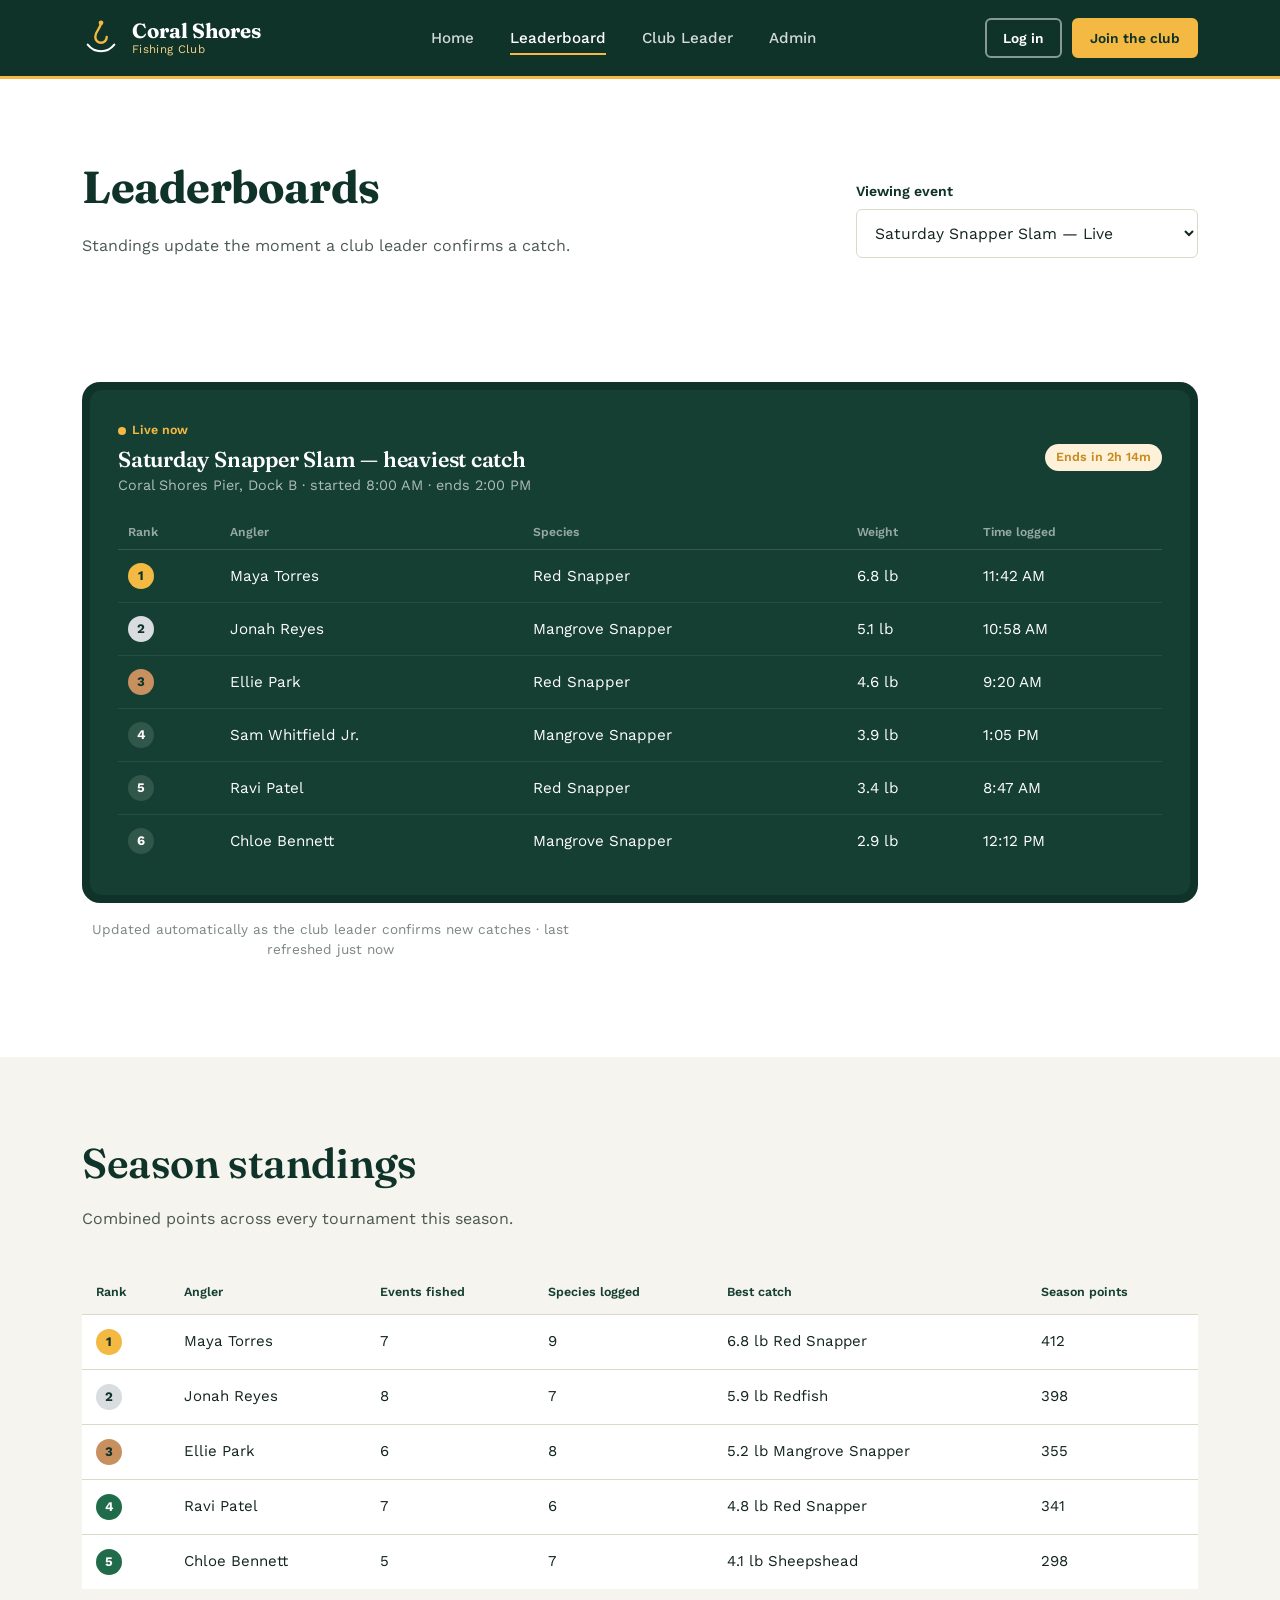
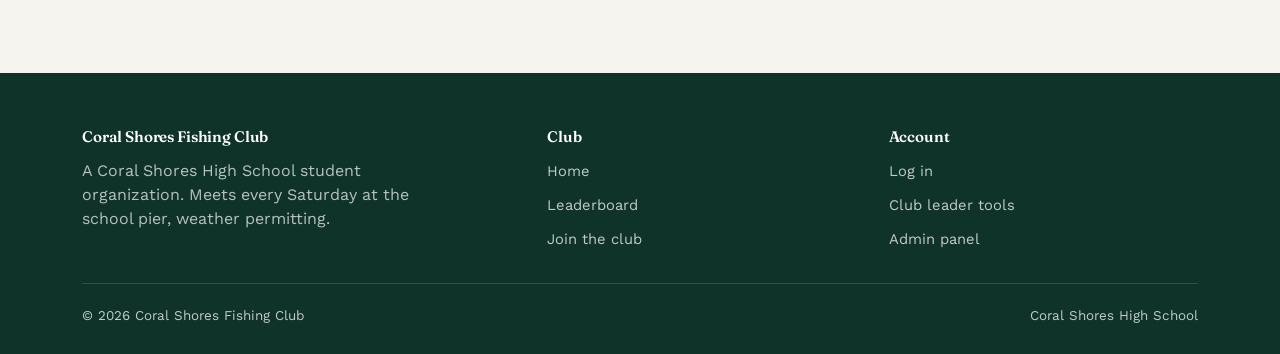
<file: leaderboard.html>
<!DOCTYPE html>
<html lang="en">
<head>
<meta charset="UTF-8">
<meta name="viewport" content="width=device-width, initial-scale=1.0">
<title>Live Leaderboard &mdash; Coral Shores Fishing Club</title>
<link rel="stylesheet" href="styles.css">
</head>
<body>

<header class="site-header">
  <div class="container">
    <a href="index.html" class="brand">
      <svg class="brand-mark" viewBox="0 0 40 40" fill="none" xmlns="http://www.w3.org/2000/svg">
        <path d="M20 4c0 6-6 8-6 15a6 6 0 0 0 12 0" stroke="#F4B942" stroke-width="2.5" stroke-linecap="round"/>
        <circle cx="20" cy="4" r="2.5" fill="#F4B942"/>
        <path d="M6 27c4 5 9 7 14 7s10-2 14-7" stroke="#FFFFFF" stroke-width="2.2" stroke-linecap="round"/>
      </svg>
      <span class="brand-text">
        <span class="name">Coral Shores</span>
        <span class="tag">Fishing Club</span>
      </span>
    </a>
    <nav class="main-nav" id="main-nav">
      <a href="index.html">Home</a>
      <a href="leaderboard.html" class="current">Leaderboard</a>
      <a href="dashboard.html">Club Leader</a>
      <a href="admin.html">Admin</a>
    </nav>
    <div class="nav-actions">
      <a href="login.html" class="btn btn-outline-inverse btn-sm">Log in</a>
      <a href="signup.html" class="btn btn-primary btn-sm">Join the club</a>
      <button class="nav-toggle" id="nav-toggle" aria-label="Toggle menu" aria-expanded="false">
        <svg width="22" height="22" viewBox="0 0 24 24" fill="none"><path d="M4 6h16M4 12h16M4 18h16" stroke="currentColor" stroke-width="2" stroke-linecap="round"/></svg>
      </button>
    </div>
  </div>
</header>

<section class="section" style="padding-bottom:0;">
  <div class="container">
    <div class="section-head">
      <div>
        <h1 style="font-size: clamp(2rem, 4vw, 2.8rem);">Leaderboards</h1>
        <p>Standings update the moment a club leader confirms a catch.</p>
      </div>
      <div class="field" style="margin:0; min-width:260px;">
        <label for="event-select">Viewing event</label>
        <select class="input" id="event-select">
          <option>Saturday Snapper Slam &mdash; Live</option>
          <option>Redfish Rodeo &mdash; Scheduled Sep 12</option>
          <option>Summer Kickoff Cast &mdash; Ended Aug 16</option>
        </select>
      </div>
    </div>
  </div>
</section>

<section class="section">
  <div class="container">
    <div class="board">
      <div class="board-inner">
        <div class="board-head">
          <div>
            <span class="event-status live" style="color: var(--yellow-500);"><span class="dot"></span>Live now</span>
            <h3 style="margin-top:6px;">Saturday Snapper Slam &mdash; heaviest catch</h3>
            <p style="color: rgba(255,255,255,0.65); margin:4px 0 0; font-size:0.9rem;">Coral Shores Pier, Dock B &middot; started 8:00 AM &middot; ends 2:00 PM</p>
          </div>
          <span class="chip yellow">Ends in 2h 14m</span>
        </div>

        <table class="board-table">
          <thead>
            <tr><th>Rank</th><th>Angler</th><th>Species</th><th>Weight</th><th>Time logged</th></tr>
          </thead>
          <tbody>
            <tr>
              <td><span class="rank-badge gold">1</span></td>
              <td>Maya Torres</td>
              <td>Red Snapper</td>
              <td>6.8 lb</td>
              <td>11:42 AM</td>
            </tr>
            <tr>
              <td><span class="rank-badge silver">2</span></td>
              <td>Jonah Reyes</td>
              <td>Mangrove Snapper</td>
              <td>5.1 lb</td>
              <td>10:58 AM</td>
            </tr>
            <tr>
              <td><span class="rank-badge bronze">3</span></td>
              <td>Ellie Park</td>
              <td>Red Snapper</td>
              <td>4.6 lb</td>
              <td>9:20 AM</td>
            </tr>
            <tr>
              <td><span class="rank-badge">4</span></td>
              <td>Sam Whitfield Jr.</td>
              <td>Mangrove Snapper</td>
              <td>3.9 lb</td>
              <td>1:05 PM</td>
            </tr>
            <tr>
              <td><span class="rank-badge">5</span></td>
              <td>Ravi Patel</td>
              <td>Red Snapper</td>
              <td>3.4 lb</td>
              <td>8:47 AM</td>
            </tr>
            <tr>
              <td><span class="rank-badge">6</span></td>
              <td>Chloe Bennett</td>
              <td>Mangrove Snapper</td>
              <td>2.9 lb</td>
              <td>12:12 PM</td>
            </tr>
          </tbody>
        </table>
      </div>
    </div>

    <p style="text-align:center; color: var(--ink); opacity:0.55; font-size:0.85rem; margin-top:16px;">
      Updated automatically as the club leader confirms new catches &middot; last refreshed just now
    </p>
  </div>
</section>

<section class="section section-alt">
  <div class="container">
    <div class="section-head">
      <div>
        <h2>Season standings</h2>
        <p>Combined points across every tournament this season.</p>
      </div>
    </div>

    <table class="data-table">
      <thead>
        <tr><th>Rank</th><th>Angler</th><th>Events fished</th><th>Species logged</th><th>Best catch</th><th>Season points</th></tr>
      </thead>
      <tbody>
        <tr>
          <td><span class="rank-badge gold">1</span></td>
          <td>Maya Torres</td>
          <td>7</td>
          <td>9</td>
          <td>6.8 lb Red Snapper</td>
          <td>412</td>
        </tr>
        <tr>
          <td><span class="rank-badge silver">2</span></td>
          <td>Jonah Reyes</td>
          <td>8</td>
          <td>7</td>
          <td>5.9 lb Redfish</td>
          <td>398</td>
        </tr>
        <tr>
          <td><span class="rank-badge bronze">3</span></td>
          <td>Ellie Park</td>
          <td>6</td>
          <td>8</td>
          <td>5.2 lb Mangrove Snapper</td>
          <td>355</td>
        </tr>
        <tr>
          <td><span class="rank-badge">4</span></td>
          <td>Ravi Patel</td>
          <td>7</td>
          <td>6</td>
          <td>4.8 lb Red Snapper</td>
          <td>341</td>
        </tr>
        <tr>
          <td><span class="rank-badge">5</span></td>
          <td>Chloe Bennett</td>
          <td>5</td>
          <td>7</td>
          <td>4.1 lb Sheepshead</td>
          <td>298</td>
        </tr>
      </tbody>
    </table>
  </div>
</section>

<footer class="site-footer">
  <div class="container">
    <div class="footer-top">
      <div>
        <h4>Coral Shores Fishing Club</h4>
        <p style="max-width: 34ch; color: rgba(255,255,255,0.7);">A Coral Shores High School student organization. Meets every Saturday at the school pier, weather permitting.</p>
      </div>
      <div>
        <h4>Club</h4>
        <ul>
          <li><a href="index.html">Home</a></li>
          <li><a href="leaderboard.html">Leaderboard</a></li>
          <li><a href="signup.html">Join the club</a></li>
        </ul>
      </div>
      <div>
        <h4>Account</h4>
        <ul>
          <li><a href="login.html">Log in</a></li>
          <li><a href="dashboard.html">Club leader tools</a></li>
          <li><a href="admin.html">Admin panel</a></li>
        </ul>
      </div>
    </div>
    <div class="footer-bottom">
      <span>&copy; 2026 Coral Shores Fishing Club</span>
      <span>Coral Shores High School</span>
    </div>
  </div>
</footer>

<script>
  const toggle = document.getElementById('nav-toggle');
  const nav = document.getElementById('main-nav');
  toggle.addEventListener('click', () => {
    const open = nav.classList.toggle('open');
    toggle.setAttribute('aria-expanded', open);
  });
</script>
</body>
</html>
</file>
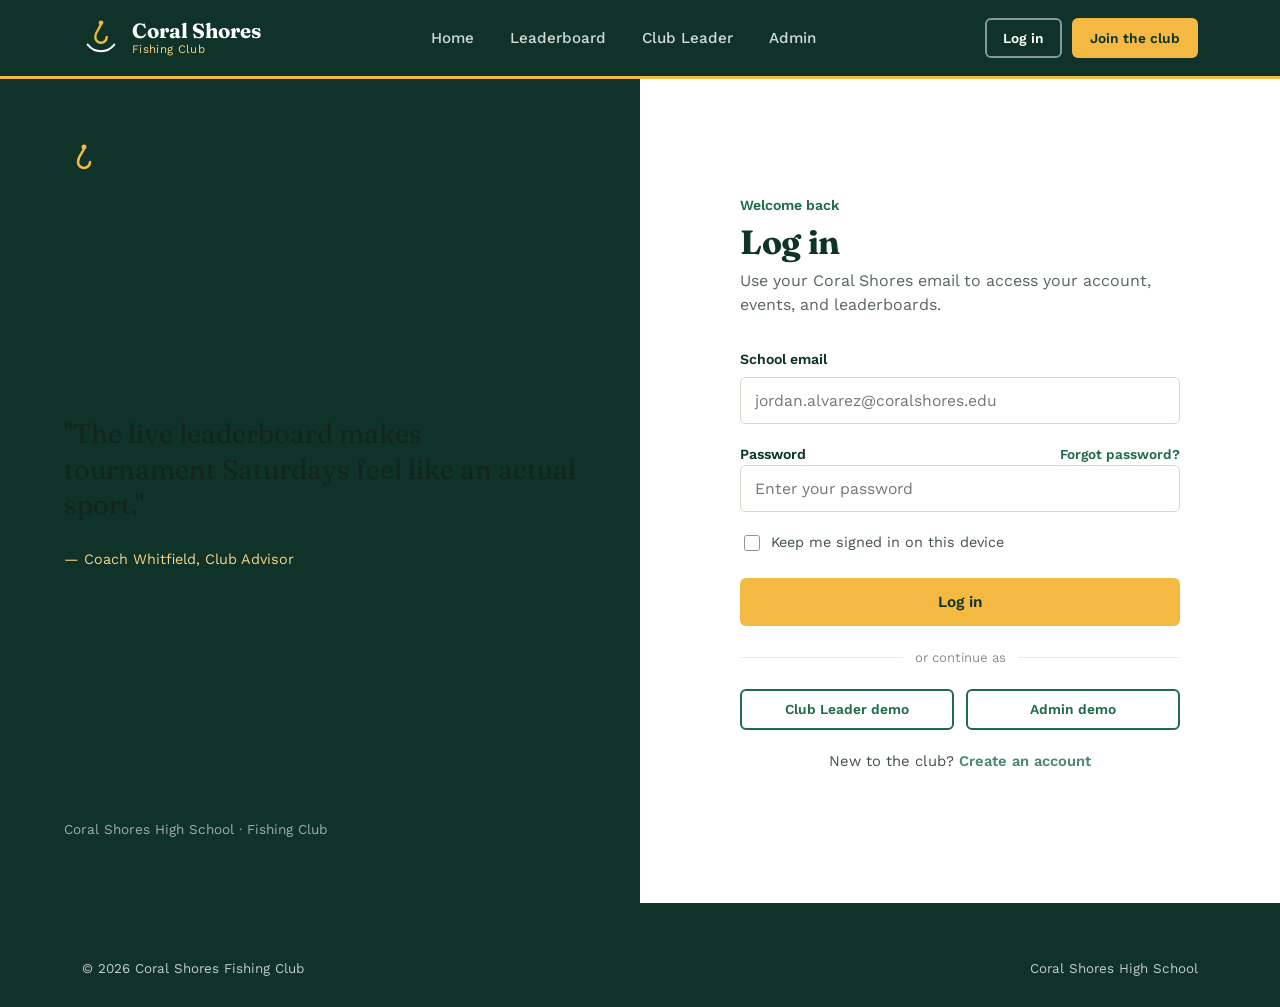
<file: login.html>
<!DOCTYPE html>
<html lang="en">
<head>
<meta charset="UTF-8">
<meta name="viewport" content="width=device-width, initial-scale=1.0">
<title>Log in &mdash; Coral Shores Fishing Club</title>
<link rel="stylesheet" href="styles.css">
</head>
<body>

<header class="site-header">
  <div class="container">
    <a href="index.html" class="brand">
      <svg class="brand-mark" viewBox="0 0 40 40" fill="none" xmlns="http://www.w3.org/2000/svg">
        <path d="M20 4c0 6-6 8-6 15a6 6 0 0 0 12 0" stroke="#F4B942" stroke-width="2.5" stroke-linecap="round"/>
        <circle cx="20" cy="4" r="2.5" fill="#F4B942"/>
        <path d="M6 27c4 5 9 7 14 7s10-2 14-7" stroke="#FFFFFF" stroke-width="2.2" stroke-linecap="round"/>
      </svg>
      <span class="brand-text">
        <span class="name">Coral Shores</span>
        <span class="tag">Fishing Club</span>
      </span>
    </a>
    <nav class="main-nav" id="main-nav">
      <a href="index.html">Home</a>
      <a href="leaderboard.html">Leaderboard</a>
      <a href="dashboard.html">Club Leader</a>
      <a href="admin.html">Admin</a>
    </nav>
    <div class="nav-actions">
      <a href="login.html" class="btn btn-outline-inverse btn-sm">Log in</a>
      <a href="signup.html" class="btn btn-primary btn-sm">Join the club</a>
      <button class="nav-toggle" id="nav-toggle" aria-label="Toggle menu" aria-expanded="false">
        <svg width="22" height="22" viewBox="0 0 24 24" fill="none"><path d="M4 6h16M4 12h16M4 18h16" stroke="currentColor" stroke-width="2" stroke-linecap="round"/></svg>
      </button>
    </div>
  </div>
</header>

<div class="auth-shell">
  <aside class="auth-visual">
    <div>
      <svg width="40" height="40" viewBox="0 0 40 40" fill="none">
        <path d="M20 4c0 6-6 8-6 15a6 6 0 0 0 12 0" stroke="#F4B942" stroke-width="2.5" stroke-linecap="round"/>
        <circle cx="20" cy="4" r="2.5" fill="#F4B942"/>
      </svg>
    </div>
    <div>
      <p class="quote">"The live leaderboard makes tournament Saturdays feel like an actual sport."</p>
      <p class="quote-attr">&mdash; Coach Whitfield, Club Advisor</p>
    </div>
    <div style="font-size:0.85rem; color: rgba(255,255,255,0.6);">Coral Shores High School &middot; Fishing Club</div>
  </aside>

  <div class="auth-form-side">
    <div class="auth-card">
      <p class="eyebrow">Welcome back</p>
      <h1>Log in</h1>
      <p class="sub">Use your Coral Shores email to access your account, events, and leaderboards.</p>

      <form id="login-form">
        <div class="field">
          <label for="login-email">School email</label>
          <input class="input" type="email" id="login-email" placeholder="jordan.alvarez@coralshores.edu">
        </div>

        <div class="field">
          <div class="flex-between">
            <label for="login-password" style="margin-bottom:0;">Password</label>
            <a href="#" style="font-size:0.85rem; color: var(--green-700); font-weight:600;">Forgot password?</a>
          </div>
          <input class="input" type="password" id="login-password" placeholder="Enter your password">
        </div>

        <label style="display:flex; align-items:center; gap:8px; font-size:0.9rem; margin-bottom:24px; color: var(--ink); opacity:0.8;">
          <input type="checkbox" style="width:16px; height:16px;">
          Keep me signed in on this device
        </label>

        <button type="submit" class="btn btn-primary btn-block">Log in</button>
      </form>

      <div class="divider-or">or continue as</div>

      <div style="display:flex; gap:12px;">
        <a href="dashboard.html" class="btn btn-outline btn-block btn-sm">Club Leader demo</a>
        <a href="admin.html" class="btn btn-outline btn-block btn-sm">Admin demo</a>
      </div>

      <p class="form-foot">New to the club? <a href="signup.html">Create an account</a></p>
    </div>
  </div>
</div>

<footer class="site-footer">
  <div class="container footer-bottom" style="border-top: none; padding-top: 0;">
    <span>&copy; 2026 Coral Shores Fishing Club</span>
    <span>Coral Shores High School</span>
  </div>
</footer>

<script>
  const toggle = document.getElementById('nav-toggle');
  const nav = document.getElementById('main-nav');
  toggle.addEventListener('click', () => {
    const open = nav.classList.toggle('open');
    toggle.setAttribute('aria-expanded', open);
  });

  document.getElementById('login-form').addEventListener('submit', (e) => {
    e.preventDefault();
    alert('This is a UI preview only \u2014 login isn\u2019t connected yet.');
  });
</script>
</body>
</html>
</file>
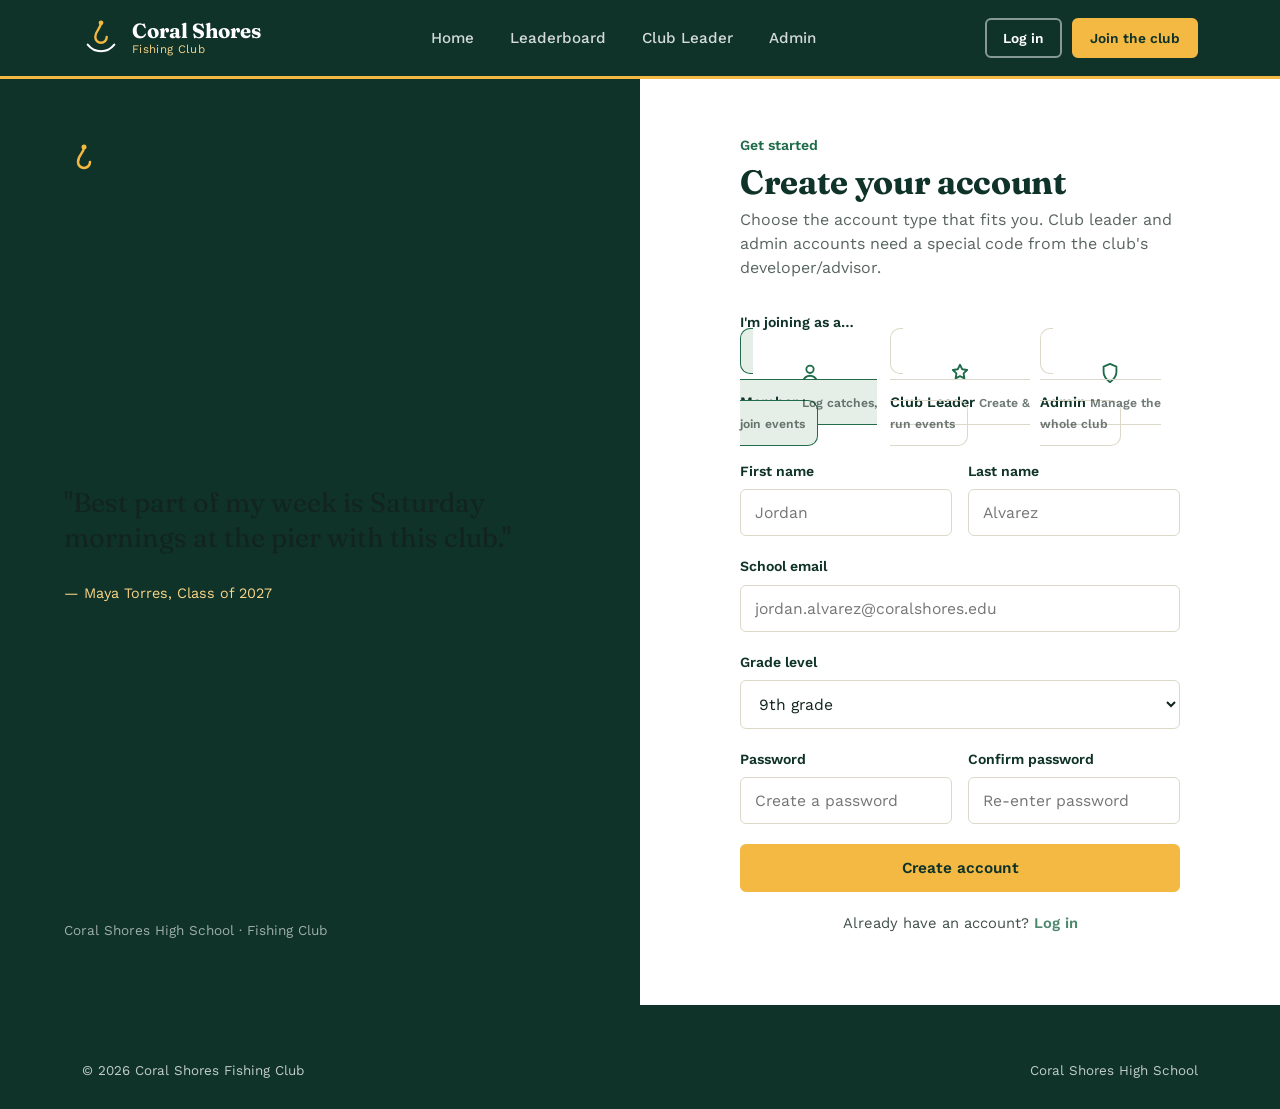
<file: signup.html>
<!DOCTYPE html>
<html lang="en">
<head>
<meta charset="UTF-8">
<meta name="viewport" content="width=device-width, initial-scale=1.0">
<title>Create an account &mdash; Coral Shores Fishing Club</title>
<link rel="stylesheet" href="styles.css">
</head>
<body>

<header class="site-header">
  <div class="container">
    <a href="index.html" class="brand">
      <svg class="brand-mark" viewBox="0 0 40 40" fill="none" xmlns="http://www.w3.org/2000/svg">
        <path d="M20 4c0 6-6 8-6 15a6 6 0 0 0 12 0" stroke="#F4B942" stroke-width="2.5" stroke-linecap="round"/>
        <circle cx="20" cy="4" r="2.5" fill="#F4B942"/>
        <path d="M6 27c4 5 9 7 14 7s10-2 14-7" stroke="#FFFFFF" stroke-width="2.2" stroke-linecap="round"/>
      </svg>
      <span class="brand-text">
        <span class="name">Coral Shores</span>
        <span class="tag">Fishing Club</span>
      </span>
    </a>
    <nav class="main-nav" id="main-nav">
      <a href="index.html">Home</a>
      <a href="leaderboard.html">Leaderboard</a>
      <a href="dashboard.html">Club Leader</a>
      <a href="admin.html">Admin</a>
    </nav>
    <div class="nav-actions">
      <a href="login.html" class="btn btn-outline-inverse btn-sm">Log in</a>
      <a href="signup.html" class="btn btn-primary btn-sm">Join the club</a>
      <button class="nav-toggle" id="nav-toggle" aria-label="Toggle menu" aria-expanded="false">
        <svg width="22" height="22" viewBox="0 0 24 24" fill="none"><path d="M4 6h16M4 12h16M4 18h16" stroke="currentColor" stroke-width="2" stroke-linecap="round"/></svg>
      </button>
    </div>
  </div>
</header>

<div class="auth-shell">
  <aside class="auth-visual">
    <div>
      <svg width="40" height="40" viewBox="0 0 40 40" fill="none">
        <path d="M20 4c0 6-6 8-6 15a6 6 0 0 0 12 0" stroke="#F4B942" stroke-width="2.5" stroke-linecap="round"/>
        <circle cx="20" cy="4" r="2.5" fill="#F4B942"/>
      </svg>
    </div>
    <div>
      <p class="quote">"Best part of my week is Saturday mornings at the pier with this club."</p>
      <p class="quote-attr">&mdash; Maya Torres, Class of 2027</p>
    </div>
    <div style="font-size:0.85rem; color: rgba(255,255,255,0.6);">Coral Shores High School &middot; Fishing Club</div>
  </aside>

  <div class="auth-form-side">
    <div class="auth-card">
      <p class="eyebrow">Get started</p>
      <h1>Create your account</h1>
      <p class="sub">Choose the account type that fits you. Club leader and admin accounts need a special code from the club's developer/advisor.</p>

      <form id="signup-form">
        <div class="field">
          <label>I'm joining as a&hellip;</label>
          <div class="role-picker" role="radiogroup" aria-label="Account type">
            <label class="role-option">
              <input type="radio" name="role" value="member" checked>
              <span class="card">
                <svg width="22" height="22" viewBox="0 0 24 24" fill="none"><path d="M12 12a4 4 0 1 0 0-8 4 4 0 0 0 0 8Z" stroke="currentColor" stroke-width="2"/><path d="M4 21c1.6-3.8 4.8-6 8-6s6.4 2.2 8 6" stroke="currentColor" stroke-width="2" stroke-linecap="round"/></svg>
                <span class="role-name">Member</span>
                <span class="role-desc">Log catches, join events</span>
              </span>
            </label>
            <label class="role-option">
              <input type="radio" name="role" value="leader">
              <span class="card">
                <svg width="22" height="22" viewBox="0 0 24 24" fill="none"><path d="M12 3l2.4 4.9 5.4.8-3.9 3.8.9 5.4-4.8-2.5-4.8 2.5.9-5.4-3.9-3.8 5.4-.8L12 3Z" stroke="currentColor" stroke-width="2" stroke-linejoin="round"/></svg>
                <span class="role-name">Club Leader</span>
                <span class="role-desc">Create &amp; run events</span>
              </span>
            </label>
            <label class="role-option">
              <input type="radio" name="role" value="admin">
              <span class="card">
                <svg width="22" height="22" viewBox="0 0 24 24" fill="none"><path d="M12 2l7 3v6c0 5-3.4 8.4-7 11-3.6-2.6-7-6-7-11V5l7-3Z" stroke="currentColor" stroke-width="2" stroke-linejoin="round"/></svg>
                <span class="role-name">Admin</span>
                <span class="role-desc">Manage the whole club</span>
              </span>
            </label>
          </div>
        </div>

        <div class="code-field" id="code-field" hidden>
          <label for="special-code">Special access code</label>
          <input class="input" type="text" id="special-code" name="special-code" placeholder="Enter the code from your club advisor">
          <p class="hint">Club leader and admin accounts are verified with a one-time code from the developer/faculty advisor. Ask them if you don't have yours.</p>
        </div>

        <div class="input-row">
          <div class="field">
            <label for="first-name">First name</label>
            <input class="input" type="text" id="first-name" placeholder="Jordan">
          </div>
          <div class="field">
            <label for="last-name">Last name</label>
            <input class="input" type="text" id="last-name" placeholder="Alvarez">
          </div>
        </div>

        <div class="field">
          <label for="email">School email</label>
          <input class="input" type="email" id="email" placeholder="jordan.alvarez@coralshores.edu">
        </div>

        <div class="field">
          <label for="grade">Grade level</label>
          <select class="input" id="grade">
            <option>9th grade</option>
            <option>10th grade</option>
            <option>11th grade</option>
            <option>12th grade</option>
          </select>
        </div>

        <div class="input-row">
          <div class="field">
            <label for="password">Password</label>
            <input class="input" type="password" id="password" placeholder="Create a password">
          </div>
          <div class="field">
            <label for="confirm-password">Confirm password</label>
            <input class="input" type="password" id="confirm-password" placeholder="Re-enter password">
          </div>
        </div>

        <button type="submit" class="btn btn-primary btn-block">Create account</button>
      </form>

      <p class="form-foot">Already have an account? <a href="login.html">Log in</a></p>
    </div>
  </div>
</div>

<footer class="site-footer">
  <div class="container footer-bottom" style="border-top: none; padding-top: 0;">
    <span>&copy; 2026 Coral Shores Fishing Club</span>
    <span>Coral Shores High School</span>
  </div>
</footer>

<script>
  const toggle = document.getElementById('nav-toggle');
  const nav = document.getElementById('main-nav');
  toggle.addEventListener('click', () => {
    const open = nav.classList.toggle('open');
    toggle.setAttribute('aria-expanded', open);
  });

  const roleInputs = document.querySelectorAll('input[name="role"]');
  const codeField = document.getElementById('code-field');
  function updateCodeField() {
    const selected = document.querySelector('input[name="role"]:checked').value;
    codeField.hidden = selected === 'member';
  }
  roleInputs.forEach(input => input.addEventListener('change', updateCodeField));
  updateCodeField();

  document.getElementById('signup-form').addEventListener('submit', (e) => {
    e.preventDefault();
    alert('This is a UI preview only \u2014 account creation isn\u2019t connected yet.');
  });
</script>
</body>
</html>
</file>
<file: styles.css>
/* =========================================================
   Coral Shores Fishing Club — shared stylesheet
   Tokens: deep pine green + white, sunshine-yellow accent
   Type: Fraunces (display) / Work Sans (body & UI)
   ========================================================= */

@import url('https://fonts.googleapis.com/css2?family=Fraunces:opsz,wght@9..144,400;9..144,500;9..144,600;9..144,700&family=Work+Sans:wght@400;500;600;700&display=swap');

:root {
  /* color */
  --ink: #12241d;
  --green-900: #0f3329;
  --green-800: #153f32;
  --green-700: #1f6b4a;
  --green-600: #2a7d57;
  --green-500: #3c8c63;
  --green-100: #e5efe7;
  --yellow-700: #c98a1e;
  --yellow-500: #f4b942;
  --yellow-300: #f9d488;
  --yellow-100: #fdf1d9;
  --white: #ffffff;
  --sand-100: #f6f4ee;
  --sand-200: #eeeade;
  --line: #dcd8c9;
  --line-dark: rgba(255, 255, 255, 0.18);
  --danger: #b23a2f;

  /* type */
  --font-display: "Fraunces", "Iowan Old Style", serif;
  --font-body: "Work Sans", -apple-system, BlinkMacSystemFont, sans-serif;

  /* layout */
  --radius-s: 6px;
  --radius-m: 10px;
  --radius-l: 18px;
  --shadow-card: 0 1px 0 rgba(15, 51, 41, 0.06), 0 10px 24px -18px rgba(15, 51, 41, 0.35);
  --max-width: 1180px;
}

* { box-sizing: border-box; }
html { scroll-behavior: smooth; }

body {
  margin: 0;
  font-family: var(--font-body);
  color: var(--ink);
  background: var(--white);
  line-height: 1.5;
  -webkit-font-smoothing: antialiased;
}

h1, h2, h3, h4 {
  font-family: var(--font-display);
  font-weight: 600;
  line-height: 1.08;
  margin: 0 0 0.5em;
  color: var(--green-900);
  letter-spacing: -0.01em;
}

h1 { font-size: clamp(2.5rem, 5vw, 4rem); font-weight: 700; }
h2 { font-size: clamp(1.9rem, 3.4vw, 2.6rem); }
h3 { font-size: 1.35rem; }

p { margin: 0 0 1em; max-width: 62ch; color: var(--ink); }

a { color: inherit; text-decoration: none; }

img, svg { display: block; max-width: 100%; }

.container {
  max-width: var(--max-width);
  margin: 0 auto;
  padding: 0 32px;
}

/* focus visibility */
a:focus-visible,
button:focus-visible,
input:focus-visible,
select:focus-visible,
textarea:focus-visible,
.tab:focus-visible {
  outline: 3px solid var(--yellow-500);
  outline-offset: 2px;
}

@media (prefers-reduced-motion: reduce) {
  *, *::before, *::after { animation-duration: 0.001ms !important; transition-duration: 0.001ms !important; }
}

/* =========================
   Header / Nav
   ========================= */

.site-header {
  background: var(--green-900);
  color: var(--white);
  position: sticky;
  top: 0;
  z-index: 40;
  border-bottom: 3px solid var(--yellow-500);
}

.site-header .container {
  display: flex;
  align-items: center;
  justify-content: space-between;
  height: 76px;
}

.brand {
  display: flex;
  align-items: center;
  gap: 12px;
  color: var(--white);
}

.brand-mark {
  width: 38px;
  height: 38px;
  flex-shrink: 0;
}

.brand-text {
  display: flex;
  flex-direction: column;
  line-height: 1.1;
}

.brand-text .name {
  font-family: var(--font-display);
  font-weight: 700;
  font-size: 1.28rem;
}

.brand-text .tag {
  font-size: 0.72rem;
  color: var(--yellow-300);
  letter-spacing: 0.03em;
}

.main-nav {
  display: flex;
  align-items: center;
  gap: 4px;
}

.main-nav a {
  padding: 10px 16px;
  font-size: 0.95rem;
  font-weight: 500;
  color: rgba(255, 255, 255, 0.82);
  border-radius: var(--radius-s);
  transition: color 0.15s ease, background 0.15s ease;
}

.main-nav a:hover { color: var(--white); background: rgba(255, 255, 255, 0.08); }
.main-nav a.current { color: var(--white); }
.main-nav a.current { position: relative; }
.main-nav a.current::after {
  content: "";
  position: absolute;
  left: 16px;
  right: 16px;
  bottom: 4px;
  height: 2px;
  background: var(--yellow-500);
}

.nav-actions { display: flex; align-items: center; gap: 10px; }

.nav-toggle {
  display: none;
  background: none;
  border: none;
  color: var(--white);
  width: 40px;
  height: 40px;
  cursor: pointer;
}

@media (max-width: 900px) {
  .main-nav { display: none; }
  .nav-toggle { display: inline-flex; align-items: center; justify-content: center; }
  .nav-actions .btn-outline-inverse { display: none; }

  .main-nav.open {
    display: flex;
    position: absolute;
    top: 76px;
    left: 0;
    right: 0;
    background: var(--green-900);
    flex-direction: column;
    padding: 8px 24px 20px;
    border-bottom: 3px solid var(--yellow-500);
  }
  .main-nav.open a { padding: 12px 8px; }
}

/* =========================
   Buttons
   ========================= */

.btn {
  display: inline-flex;
  align-items: center;
  justify-content: center;
  gap: 8px;
  font-family: var(--font-body);
  font-weight: 600;
  font-size: 0.96rem;
  padding: 13px 26px;
  border-radius: var(--radius-s);
  border: 2px solid transparent;
  cursor: pointer;
  transition: transform 0.12s ease, background 0.15s ease, border-color 0.15s ease, color 0.15s ease;
  white-space: nowrap;
}

.btn:active { transform: translateY(1px); }

.btn-primary {
  background: var(--yellow-500);
  color: var(--green-900);
  border-color: var(--yellow-500);
}
.btn-primary:hover { background: var(--yellow-300); border-color: var(--yellow-300); }

.btn-secondary {
  background: var(--green-700);
  color: var(--white);
  border-color: var(--green-700);
}
.btn-secondary:hover { background: var(--green-600); border-color: var(--green-600); }

.btn-outline {
  background: transparent;
  color: var(--green-700);
  border-color: var(--green-700);
}
.btn-outline:hover { background: var(--green-100); }

.btn-outline-inverse {
  background: transparent;
  color: var(--white);
  border-color: rgba(255, 255, 255, 0.5);
}
.btn-outline-inverse:hover { border-color: var(--white); background: rgba(255, 255, 255, 0.08); }

.btn-danger {
  background: transparent;
  color: var(--danger);
  border-color: var(--danger);
}
.btn-danger:hover { background: #fbeceb; }

.btn-block { width: 100%; }
.btn-sm { padding: 8px 16px; font-size: 0.86rem; }

/* =========================
   Hero
   ========================= */

.hero {
  background: var(--green-900);
  color: var(--white);
  position: relative;
  overflow: hidden;
}

.hero .container {
  display: grid;
  grid-template-columns: 1.1fr 0.9fr;
  gap: 48px;
  align-items: center;
  padding-top: 84px;
  padding-bottom: 96px;
}

.hero-eyebrow {
  color: var(--yellow-300);
  font-weight: 600;
  font-size: 0.95rem;
  margin-bottom: 14px;
}

.hero h1 { color: var(--white); margin-bottom: 20px; }
.hero h1 em { font-style: italic; color: var(--yellow-500); }

.hero p.lede {
  color: rgba(255, 255, 255, 0.82);
  font-size: 1.14rem;
  max-width: 46ch;
}

.hero-actions { display: flex; gap: 14px; margin-top: 28px; flex-wrap: wrap; }

.hero-art { position: relative; }

.wave-divider { display: block; width: 100%; height: auto; }
.wave-divider path { fill: var(--white); }

@media (max-width: 860px) {
  .hero .container { grid-template-columns: 1fr; padding-top: 56px; padding-bottom: 64px; }
  .hero-art { order: -1; max-width: 320px; margin: 0 auto; }
}

/* =========================
   Stats strip
   ========================= */

.stats {
  background: var(--white);
  border-bottom: 1px solid var(--line);
}

.stats .container {
  display: grid;
  grid-template-columns: repeat(3, 1fr);
  gap: 32px;
  padding-top: 48px;
  padding-bottom: 48px;
}

.stat .figure {
  font-family: var(--font-display);
  font-weight: 700;
  font-size: 2.6rem;
  color: var(--green-800);
}

.stat .label { color: var(--ink); opacity: 0.72; font-size: 0.95rem; }

@media (max-width: 700px) {
  .stats .container { grid-template-columns: 1fr; gap: 24px; text-align: left; }
}

/* =========================
   Section shells
   ========================= */

.section { padding: 84px 0; }
.section-alt { background: var(--sand-100); }

.section-head {
  display: flex;
  justify-content: space-between;
  align-items: flex-end;
  gap: 24px;
  margin-bottom: 40px;
}

.section-head p { margin: 0; color: var(--ink); opacity: 0.75; }

@media (max-width: 700px) {
  .section { padding: 56px 0; }
  .section-head { flex-direction: column; align-items: flex-start; }
}

/* =========================
   Event cards
   ========================= */

.event-grid {
  display: grid;
  grid-template-columns: repeat(3, 1fr);
  gap: 24px;
}

@media (max-width: 980px) { .event-grid { grid-template-columns: repeat(2, 1fr); } }
@media (max-width: 660px) { .event-grid { grid-template-columns: 1fr; } }

.event-card {
  background: var(--white);
  border: 1px solid var(--line);
  border-left: 5px solid var(--green-700);
  border-radius: var(--radius-m);
  padding: 24px;
  box-shadow: var(--shadow-card);
  display: flex;
  flex-direction: column;
  gap: 12px;
}

.event-card.is-live { border-left-color: var(--yellow-500); }

.event-status {
  display: inline-flex;
  align-items: center;
  gap: 6px;
  font-size: 0.78rem;
  font-weight: 600;
  color: var(--green-700);
  width: fit-content;
}

.event-status.live { color: var(--yellow-700); }
.event-status .dot {
  width: 8px; height: 8px; border-radius: 50%;
  background: currentColor;
}
.event-status.live .dot { animation: pulse 1.6s ease-in-out infinite; }

@keyframes pulse {
  0%, 100% { opacity: 1; }
  50% { opacity: 0.35; }
}

.event-card h3 { margin-bottom: 2px; }
.event-meta { display: flex; flex-direction: column; gap: 6px; font-size: 0.92rem; color: var(--ink); opacity: 0.85; }
.event-meta .row { display: flex; gap: 8px; align-items: flex-start; }
.event-meta svg { flex-shrink: 0; margin-top: 2px; color: var(--green-600); }

.event-card .card-foot {
  margin-top: auto;
  padding-top: 12px;
  border-top: 1px solid var(--line);
  display: flex;
  justify-content: space-between;
  align-items: center;
}

.chip {
  display: inline-flex;
  align-items: center;
  padding: 4px 11px;
  border-radius: 999px;
  font-size: 0.78rem;
  font-weight: 600;
  background: var(--green-100);
  color: var(--green-800);
}
.chip.yellow { background: var(--yellow-100); color: var(--yellow-700); }

/* =========================
   Steps (join process — genuine sequence)
   ========================= */

.steps {
  counter-reset: step;
  display: grid;
  grid-template-columns: repeat(3, 1fr);
  gap: 28px;
}

@media (max-width: 800px) { .steps { grid-template-columns: 1fr; } }

.step {
  position: relative;
  padding-left: 52px;
}

.step::before {
  counter-increment: step;
  content: counter(step);
  position: absolute;
  left: 0; top: 0;
  width: 36px; height: 36px;
  border-radius: 50%;
  background: var(--green-800);
  color: var(--yellow-300);
  font-family: var(--font-display);
  font-weight: 700;
  display: flex; align-items: center; justify-content: center;
}

/* =========================
   Leaderboard preview / table
   ========================= */

.board {
  background: var(--green-900);
  color: var(--white);
  border-radius: var(--radius-l);
  padding: 8px;
}

.board-inner {
  background: var(--green-800);
  border-radius: calc(var(--radius-l) - 6px);
  padding: 28px;
}

.board-head {
  display: flex;
  justify-content: space-between;
  align-items: center;
  margin-bottom: 18px;
  gap: 16px;
  flex-wrap: wrap;
}

.board-head h3 { color: var(--white); margin: 0; }

.board-table { width: 100%; border-collapse: collapse; }
.board-table th {
  text-align: left;
  font-size: 0.76rem;
  font-weight: 600;
  color: rgba(255, 255, 255, 0.55);
  padding: 8px 10px;
  border-bottom: 1px solid rgba(255, 255, 255, 0.14);
}
.board-table td {
  padding: 13px 10px;
  border-bottom: 1px solid rgba(255, 255, 255, 0.08);
  font-size: 0.95rem;
}
.board-table tr:last-child td { border-bottom: none; }

.rank-badge {
  display: inline-flex;
  align-items: center;
  justify-content: center;
  width: 26px; height: 26px;
  border-radius: 50%;
  font-weight: 700;
  font-size: 0.82rem;
  background: rgba(255, 255, 255, 0.12);
  color: var(--white);
}
.rank-badge.gold { background: var(--yellow-500); color: var(--green-900); }
.rank-badge.silver { background: #d9dde0; color: var(--green-900); }
.rank-badge.bronze { background: #c8905e; color: var(--green-900); }

/* light variant table used in dashboard */
.data-table { width: 100%; border-collapse: collapse; background: var(--white); }
.data-table th {
  text-align: left;
  font-size: 0.78rem;
  font-weight: 600;
  color: var(--green-800);
  text-transform: none;
  padding: 12px 14px;
  background: var(--sand-100);
  border-bottom: 1px solid var(--line);
}
.data-table td {
  padding: 14px;
  border-bottom: 1px solid var(--line);
  font-size: 0.94rem;
}
.data-table tr:last-child td { border-bottom: none; }
.data-table .rank-badge { color: var(--white); }
.data-table .rank-badge.gold, .data-table .rank-badge.silver, .data-table .rank-badge.bronze { color: var(--green-900); }
.data-table .rank-badge:not(.gold):not(.silver):not(.bronze) { background: var(--green-700); }

/* =========================
   Footer
   ========================= */

.site-footer {
  background: var(--green-900);
  color: rgba(255, 255, 255, 0.75);
  padding: 56px 0 28px;
}

.footer-top {
  display: grid;
  grid-template-columns: 1.4fr 1fr 1fr;
  gap: 32px;
  padding-bottom: 32px;
  border-bottom: 1px solid rgba(255, 255, 255, 0.14);
}

.footer-top h4 { color: var(--white); font-size: 0.95rem; margin-bottom: 14px; }
.footer-top ul { list-style: none; margin: 0; padding: 0; display: flex; flex-direction: column; gap: 10px; }
.footer-top a { color: rgba(255, 255, 255, 0.75); font-size: 0.92rem; }
.footer-top a:hover { color: var(--white); }

.footer-bottom {
  display: flex;
  justify-content: space-between;
  padding-top: 22px;
  font-size: 0.84rem;
  flex-wrap: wrap;
  gap: 10px;
}

@media (max-width: 760px) {
  .footer-top { grid-template-columns: 1fr; }
}

/* =========================
   Auth pages (login / signup)
   ========================= */

.auth-shell {
  min-height: calc(100vh - 76px);
  display: grid;
  grid-template-columns: 1fr 1fr;
  background: var(--white);
}

.auth-visual {
  background: var(--green-900);
  color: var(--white);
  padding: 64px;
  display: flex;
  flex-direction: column;
  justify-content: space-between;
  position: relative;
  overflow: hidden;
}

.auth-visual .quote {
  font-family: var(--font-display);
  font-size: 1.7rem;
  line-height: 1.3;
  max-width: 30ch;
}

.auth-visual .quote-attr {
  margin-top: 16px;
  color: var(--yellow-300);
  font-size: 0.9rem;
}

.auth-form-side {
  display: flex;
  align-items: center;
  justify-content: center;
  padding: 56px 40px;
}

.auth-card { width: 100%; max-width: 440px; }
.auth-card .eyebrow { color: var(--green-700); font-weight: 600; font-size: 0.88rem; margin-bottom: 8px; }
.auth-card h1 { font-size: 2.1rem; margin-bottom: 8px; }
.auth-card .sub { color: var(--ink); opacity: 0.7; margin-bottom: 32px; }

@media (max-width: 940px) {
  .auth-shell { grid-template-columns: 1fr; }
  .auth-visual { display: none; }
}

/* form elements */

.field { margin-bottom: 20px; }
.field label {
  display: block;
  font-size: 0.88rem;
  font-weight: 600;
  color: var(--green-900);
  margin-bottom: 7px;
}
.field .hint { font-size: 0.8rem; color: var(--ink); opacity: 0.6; margin-top: 6px; }

.input, select.input, textarea.input {
  width: 100%;
  font-family: var(--font-body);
  font-size: 0.98rem;
  padding: 13px 14px;
  border: 1.5px solid var(--line);
  border-radius: var(--radius-s);
  background: var(--white);
  color: var(--ink);
  transition: border-color 0.15s ease, box-shadow 0.15s ease;
}

.input:focus, select.input:focus, textarea.input:focus {
  border-color: var(--green-600);
  outline: none;
  box-shadow: 0 0 0 3px var(--green-100);
}

.input-row { display: grid; grid-template-columns: 1fr 1fr; gap: 16px; }
@media (max-width: 520px) { .input-row { grid-template-columns: 1fr; } }

/* role picker (segmented) */

.role-picker {
  display: grid;
  grid-template-columns: repeat(3, 1fr);
  gap: 10px;
  margin-bottom: 6px;
}

.role-option { position: relative; }
.role-option input { position: absolute; opacity: 0; inset: 0; cursor: pointer; }

.role-option .card {
  border: 1.5px solid var(--line);
  border-radius: var(--radius-m);
  padding: 14px 12px;
  text-align: center;
  cursor: pointer;
  transition: border-color 0.15s ease, background 0.15s ease;
}

.role-option .card svg { margin: 0 auto 8px; color: var(--green-700); }
.role-option .card .role-name { font-weight: 600; font-size: 0.9rem; color: var(--green-900); }
.role-option .card .role-desc { font-size: 0.76rem; color: var(--ink); opacity: 0.6; margin-top: 2px; }

.role-option input:checked + .card {
  border-color: var(--green-700);
  background: var(--green-100);
}
.role-option input:focus-visible + .card { outline: 3px solid var(--yellow-500); outline-offset: 2px; }

.code-field {
  background: var(--yellow-100);
  border: 1.5px dashed var(--yellow-700);
  border-radius: var(--radius-m);
  padding: 16px;
  margin-bottom: 20px;
}
.code-field label { color: var(--yellow-700); }
.code-field .hint { color: #8a6516; opacity: 0.9; }

[hidden] { display: none !important; }

.form-foot {
  text-align: center;
  margin-top: 20px;
  font-size: 0.92rem;
  color: var(--ink);
  opacity: 0.8;
}
.form-foot a { color: var(--green-700); font-weight: 600; }

.divider-or {
  display: flex;
  align-items: center;
  gap: 12px;
  color: var(--ink);
  opacity: 0.5;
  font-size: 0.82rem;
  margin: 22px 0;
}
.divider-or::before, .divider-or::after { content: ""; flex: 1; height: 1px; background: var(--line); }

/* =========================
   Dashboard layout (club leader / admin)
   ========================= */

.dash {
  display: grid;
  grid-template-columns: 250px 1fr;
  min-height: calc(100vh - 76px);
  background: var(--sand-100);
}

.dash-side {
  background: var(--green-900);
  color: var(--white);
  padding: 28px 18px;
}

.dash-user {
  display: flex;
  align-items: center;
  gap: 12px;
  padding: 0 8px 20px;
  margin-bottom: 16px;
  border-bottom: 1px solid rgba(255, 255, 255, 0.14);
}

.avatar {
  width: 42px; height: 42px;
  border-radius: 50%;
  background: var(--yellow-500);
  color: var(--green-900);
  display: flex; align-items: center; justify-content: center;
  font-weight: 700;
  font-family: var(--font-display);
  flex-shrink: 0;
}

.dash-user .who { line-height: 1.25; }
.dash-user .who .role-tag {
  font-size: 0.72rem;
  color: var(--yellow-300);
  font-weight: 600;
}

.dash-nav { display: flex; flex-direction: column; gap: 2px; }
.dash-nav a {
  display: flex;
  align-items: center;
  gap: 11px;
  padding: 11px 12px;
  border-radius: var(--radius-s);
  color: rgba(255, 255, 255, 0.8);
  font-size: 0.94rem;
  font-weight: 500;
}
.dash-nav a:hover { background: rgba(255, 255, 255, 0.08); color: var(--white); }
.dash-nav a.current { background: var(--green-700); color: var(--white); }
.dash-nav svg { flex-shrink: 0; }

.dash-nav .divider { height: 1px; background: rgba(255, 255, 255, 0.14); margin: 14px 4px; }

.dash-main { padding: 40px 44px; }

.dash-head {
  display: flex;
  justify-content: space-between;
  align-items: flex-start;
  gap: 20px;
  margin-bottom: 32px;
  flex-wrap: wrap;
}

.dash-head h1 { font-size: 1.9rem; margin-bottom: 4px; }
.dash-head .sub { color: var(--ink); opacity: 0.65; margin: 0; }

.panel {
  background: var(--white);
  border: 1px solid var(--line);
  border-radius: var(--radius-m);
  padding: 28px;
  margin-bottom: 28px;
  box-shadow: var(--shadow-card);
}

.panel-head {
  display: flex;
  justify-content: space-between;
  align-items: center;
  margin-bottom: 20px;
  gap: 16px;
  flex-wrap: wrap;
}
.panel-head h2 { font-size: 1.25rem; margin: 0; }
.panel-head .sub { margin: 4px 0 0; font-size: 0.88rem; opacity: 0.65; }

.kpi-row { display: grid; grid-template-columns: repeat(4, 1fr); gap: 18px; margin-bottom: 28px; }
@media (max-width: 980px) { .kpi-row { grid-template-columns: repeat(2, 1fr); } }
@media (max-width: 600px) { .kpi-row { grid-template-columns: 1fr; } }

.kpi {
  background: var(--white);
  border: 1px solid var(--line);
  border-radius: var(--radius-m);
  padding: 20px;
}
.kpi .figure { font-family: var(--font-display); font-size: 1.9rem; font-weight: 700; color: var(--green-800); }
.kpi .label { font-size: 0.85rem; opacity: 0.65; }
.kpi .delta { font-size: 0.78rem; color: var(--green-700); font-weight: 600; margin-top: 4px; }
.kpi .delta.down { color: var(--danger); }

.tabs { display: flex; gap: 4px; border-bottom: 1px solid var(--line); margin-bottom: 24px; }
.tab {
  padding: 12px 4px;
  margin-right: 22px;
  font-weight: 600;
  font-size: 0.92rem;
  color: var(--ink);
  opacity: 0.55;
  border-bottom: 2px solid transparent;
  cursor: pointer;
  background: none;
  border-top: none; border-left: none; border-right: none;
  font-family: var(--font-body);
}
.tab.active { opacity: 1; color: var(--green-800); border-bottom-color: var(--yellow-500); }

.event-row {
  display: grid;
  grid-template-columns: auto 1.6fr 1fr 1fr auto;
  gap: 18px;
  align-items: center;
  padding: 16px 4px;
  border-bottom: 1px solid var(--line);
}
.event-row:last-child { border-bottom: none; }

@media (max-width: 900px) {
  .dash { grid-template-columns: 1fr; }
  .dash-side { display: none; }
  .dash-main { padding: 28px 20px; }
  .event-row { grid-template-columns: 1fr; }
}

.status-pill {
  display: inline-flex;
  align-items: center;
  gap: 6px;
  padding: 5px 12px;
  border-radius: 999px;
  font-size: 0.78rem;
  font-weight: 600;
}
.status-pill.scheduled { background: var(--green-100); color: var(--green-800); }
.status-pill.live { background: var(--yellow-100); color: var(--yellow-700); }
.status-pill.ended { background: var(--sand-200); color: var(--ink); opacity: 0.75; }
.status-pill .dot { width: 7px; height: 7px; border-radius: 50%; background: currentColor; }
.status-pill.live .dot { animation: pulse 1.6s ease-in-out infinite; }

/* modal (new event form) */

.modal-overlay {
  position: fixed;
  inset: 0;
  background: rgba(15, 51, 41, 0.55);
  display: flex;
  align-items: flex-start;
  justify-content: center;
  padding: 48px 20px;
  overflow-y: auto;
  z-index: 100;
}

.modal {
  background: var(--white);
  border-radius: var(--radius-l);
  max-width: 640px;
  width: 100%;
  padding: 36px;
}

.modal-head {
  display: flex;
  justify-content: space-between;
  align-items: flex-start;
  margin-bottom: 6px;
}

.modal-close {
  background: none; border: none; cursor: pointer;
  color: var(--ink); opacity: 0.5; padding: 4px;
}
.modal-close:hover { opacity: 1; }

.fieldset-label {
  font-size: 0.82rem;
  font-weight: 600;
  color: var(--green-800);
  margin: 24px 0 12px;
  padding-top: 20px;
  border-top: 1px solid var(--line);
}
.fieldset-label:first-of-type { border-top: none; padding-top: 0; margin-top: 0; }

.modal-actions { display: flex; justify-content: flex-end; gap: 12px; margin-top: 28px; }

/* admin request table */

.badge-role {
  display: inline-flex;
  align-items: center;
  padding: 4px 10px;
  border-radius: 6px;
  font-size: 0.78rem;
  font-weight: 600;
}
.badge-role.leader { background: var(--green-100); color: var(--green-800); }
.badge-role.admin { background: var(--yellow-100); color: var(--yellow-700); }
.badge-role.member { background: var(--sand-200); color: var(--ink); }

/* empty state */
.empty-state {
  text-align: center;
  padding: 48px 20px;
  color: var(--ink);
  opacity: 0.6;
}
.empty-state svg { margin: 0 auto 14px; color: var(--green-500); opacity: 0.7; }

/* utility */
.text-center { text-align: center; }
.mt-0 { margin-top: 0; }
.flex-between { display: flex; align-items: center; justify-content: space-between; }
</file>
